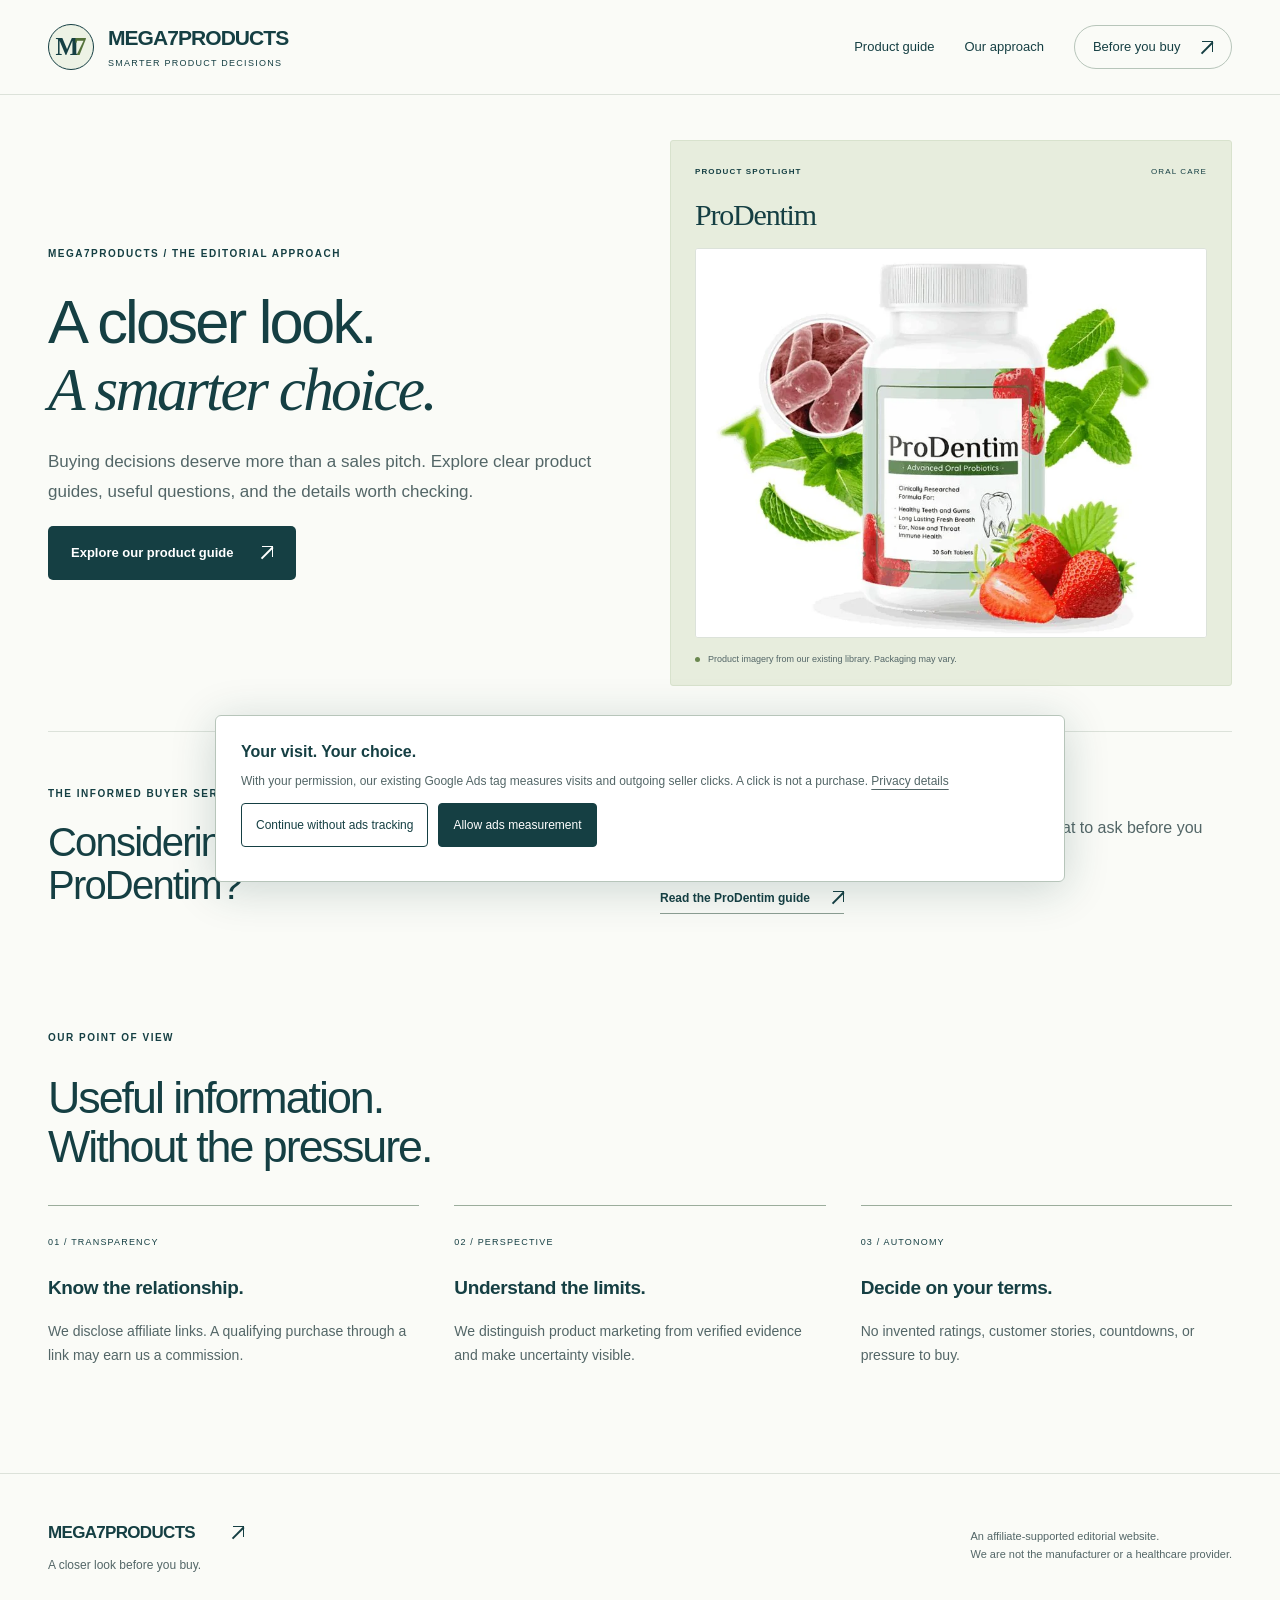
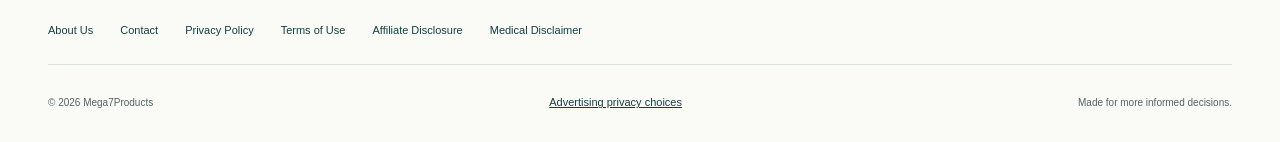
<file: index.html>
<!DOCTYPE html>

<html lang="en-US">
<head>
<meta charset="utf-8">
<meta name="viewport" content="width=device-width, initial-scale=1">
<title>Smarter Product Decisions | Mega7Products
</title>
<meta name="description" content="Mega7Products helps you take a closer look before you buy with transparent product guides and practical buying checklists.">
<link rel="canonical" href="https://mega7products.com/">
<meta name="robots" content="index, follow">
<meta property="og:type" content="website">
<meta property="og:title" content="Smarter Product Decisions | Mega7Products">
<meta property="og:description" content="Mega7Products helps you take a closer look before you buy with transparent product guides and practical buying checklists.">
<meta property="og:url" content="https://mega7products.com/">
<meta property="og:locale" content="en_US">
<meta property="og:image" content="https://mega7products.com/assets/social-card.png">
<meta property="og:image:alt" content="Mega7Products — A closer look before you buy">
<link rel="icon" href="/assets/favicon.svg" type="image/svg+xml">
<link rel="stylesheet" href="/assets/site.css">
<link rel="stylesheet" href="/assets/hero.css">
<script src="/assets/site.js" defer>
</script>
</head>
<body><a class="skip" href="#main">Skip to content</a>
<header class="site-header">
<div class="wrap header-row"><a href="/" class="brand" aria-label="Mega7Products home"><span class="brand-symbol" aria-hidden="true">M<span>7</span></span><span>MEGA7<span class="brand-light">PRODUCTS</span><small>SMARTER PRODUCT DECISIONS</small></span></a>
<nav aria-label="Main navigation"><a href="/prodentim/">Product guide</a><a href="/about/">Our approach</a><a href="/prodentim/#checklist" class="nav-pill">Before you buy <span aria-hidden="true" class="arrow"></span></a>
</nav>
</div>
</header>
<main id="main">
<section class="home-hero wrap"><div class="home-hero-copy">
<p class="eyebrow">MEGA7PRODUCTS / THE EDITORIAL APPROACH
</p>
<h1>A closer look.<br><em>A smarter choice.</em>
</h1>
<p class="lead">Buying decisions deserve more than a sales pitch. Explore clear product guides, useful questions, and the details worth checking.
</p><a class="button" href="/prodentim/">Explore our product guide <span aria-hidden="true" class="arrow"></span></a>
</div>
<figure class="product-showcase">
  <div class="product-showcase-top"><span>PRODUCT SPOTLIGHT</span><span class="product-category">ORAL CARE</span></div>
  <div class="product-wordmark">ProDentim<span>A closer look before you buy.</span></div>
  <div class="product-image-stage"><picture><source srcset="/assets/prodentim-product.webp" type="image/webp"><img src="/assets/prodentim-product.jpg" width="815" height="621" alt="ProDentim bottle pictured with mint leaves and strawberries" fetchpriority="high" decoding="async"></picture></div>
  <figcaption><span class="product-caption-dot" aria-hidden="true"></span>Product imagery from our existing library. Packaging may vary.</figcaption>
</figure>
</section>
<section class="wrap home-feature">
<div class="feature-copy">
<p class="eyebrow">THE INFORMED BUYER SERIES · 01
</p>
<h2>Considering<br>ProDentim?
</h2>
<p>Start with what to know, what remains unverified, and what to ask before you buy.
</p><a class="quiet-link" href="/prodentim/">Read the ProDentim guide <span aria-hidden="true" class="arrow"></span></a>
</div>
</section>
<section class="wrap home-values">
<p class="eyebrow">OUR POINT OF VIEW
</p>
<h2>Useful information.<br>Without the pressure.
</h2>
<div class="value-grid">
<article><span>01 / TRANSPARENCY</span>
<h3>Know the relationship.
</h3>
<p>We disclose affiliate links. A qualifying purchase through a link may earn us a commission.
</p>
</article>
<article><span>02 / PERSPECTIVE</span>
<h3>Understand the limits.
</h3>
<p>We distinguish product marketing from verified evidence and make uncertainty visible.
</p>
</article>
<article><span>03 / AUTONOMY</span>
<h3>Decide on your terms.
</h3>
<p>No invented ratings, customer stories, countdowns, or pressure to buy.
</p>
</article>
</div>
</section>
</main>
<footer class="footer">
<div class="wrap">
<div class="footer-top">
<div><a class="footer-brand" href="/">MEGA7PRODUCTS<span aria-hidden="true" class="arrow"></span></a>
<p>A closer look before you buy.
</p>
</div>
<p class="footer-note">An affiliate-supported editorial website.<br>We are not the manufacturer or a healthcare provider.
</p>
</div>
<nav aria-label="Footer navigation"><a href="/about/">About Us</a><a href="/contact/">Contact</a><a href="/privacy/">Privacy Policy</a><a href="/terms/">Terms of Use</a><a href="/affiliate-disclosure/">Affiliate Disclosure</a><a href="/medical-disclaimer/">Medical Disclaimer</a>
</nav>
<div class="footer-bottom"><span>© 2026 Mega7Products</span>
<button type="button" class="text-button" id="privacy-settings">Advertising privacy choices
</button><span>Made for more informed decisions.</span>
</div>
</div>
</footer>
<aside class="consent" id="consent" aria-label="Advertising privacy choices" hidden>
<div><strong>Your visit. Your choice.</strong>
<p>With your permission, our existing Google Ads tag measures visits and outgoing seller clicks. A click is not a purchase. <a href="/privacy/">Privacy details</a>
</p>
</div>
<div class="consent-actions">
<button type="button" id="decline-ads">Continue without ads tracking
</button>
<button type="button" id="accept-ads">Allow ads measurement
</button>
</div>
<p id="consent-status" role="status">
</p>
</aside>
</body>
</html>
</file>
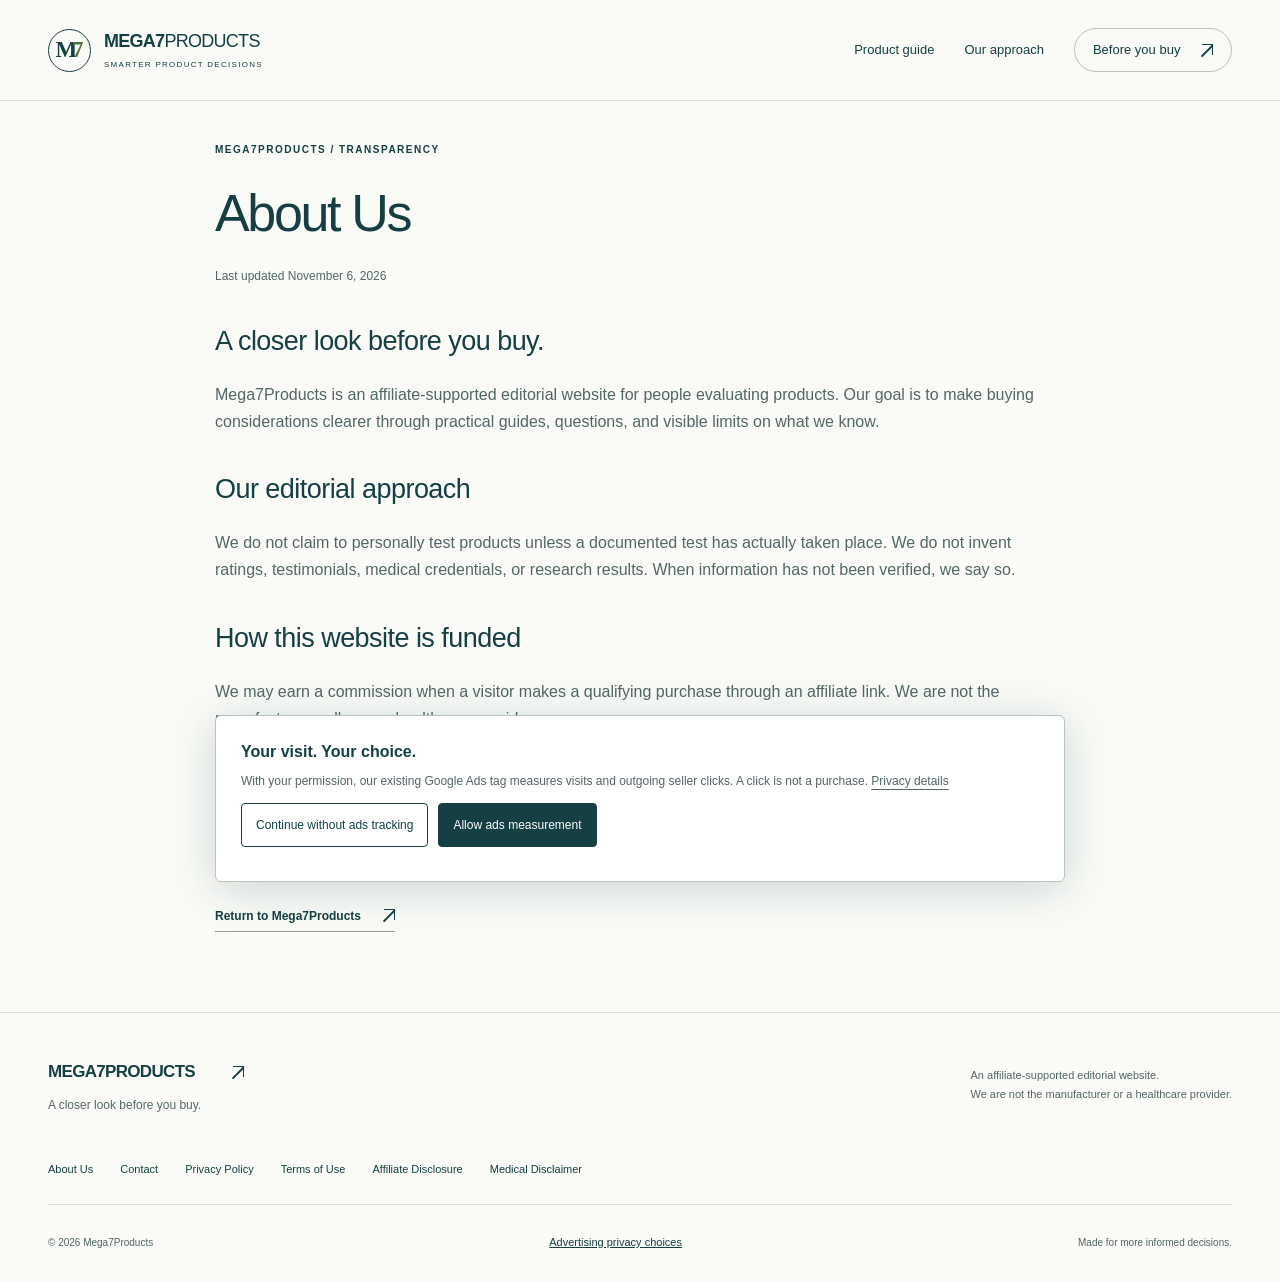
<file: about/index.html>
<!DOCTYPE html>

<html lang="en-US">
<head>
<meta charset="utf-8">
<meta name="viewport" content="width=device-width, initial-scale=1">
<title>About Us | Mega7Products
</title>
<meta name="description" content="About Us for Mega7Products. Information about this website and how to contact Mega7Products.">
<link rel="canonical" href="https://mega7products.com/about/">
<meta name="robots" content="index, follow">
<meta property="og:type" content="website">
<meta property="og:title" content="About Us | Mega7Products">
<meta property="og:description" content="About Us for Mega7Products. Information about this website and how to contact Mega7Products.">
<meta property="og:url" content="https://mega7products.com/about/">
<meta property="og:locale" content="en_US">
<meta property="og:image" content="https://mega7products.com/assets/social-card.png">
<meta property="og:image:alt" content="Mega7Products — A closer look before you buy">
<link rel="icon" href="/assets/favicon.svg" type="image/svg+xml">
<link rel="stylesheet" href="/assets/site.css">
<script src="/assets/site.js" defer>
</script>
</head>
<body><a class="skip" href="#main">Skip to content</a>
<header class="site-header">
<div class="wrap header-row"><a href="/" class="brand" aria-label="Mega7Products home"><span class="brand-symbol" aria-hidden="true">M<span>7</span></span><span>MEGA7<span class="brand-light">PRODUCTS</span><small>SMARTER PRODUCT DECISIONS</small></span></a>
<nav aria-label="Main navigation"><a href="/prodentim/">Product guide</a><a href="/about/">Our approach</a><a href="/prodentim/#checklist" class="nav-pill">Before you buy <span aria-hidden="true" class="arrow"></span></a>
</nav>
</div>
</header>
<main id="main" class="wrap legal">
<p class="eyebrow">MEGA7PRODUCTS / TRANSPARENCY
</p>
<h1>About Us
</h1>
<p class="small">Last updated November 6, 2026
</p>
<h2>A closer look before you buy.
</h2>
<p>Mega7Products is an affiliate-supported editorial website for people evaluating products. Our goal is to make buying considerations clearer through practical guides, questions, and visible limits on what we know.
</p>
<h2>Our editorial approach
</h2>
<p>We do not claim to personally test products unless a documented test has actually taken place. We do not invent ratings, testimonials, medical credentials, or research results. When information has not been verified, we say so.
</p>
<h2>How this website is funded
</h2>
<p>We may earn a commission when a visitor makes a qualifying purchase through an affiliate link. We are not the manufacturer, seller, or a healthcare provider.
</p>
<h2>Operator information
</h2>
<p>This website is presented under the Mega7Products name. For editorial questions or corrections, contact <a href="mailto:mega7products2@gmail.com">mega7products2@gmail.com</a>.
</p><a class="quiet-link" href="/">Return to Mega7Products <span aria-hidden="true" class="arrow"></span></a>
</main>
<footer class="footer">
<div class="wrap">
<div class="footer-top">
<div><a class="footer-brand" href="/">MEGA7PRODUCTS<span aria-hidden="true" class="arrow"></span></a>
<p>A closer look before you buy.
</p>
</div>
<p class="footer-note">An affiliate-supported editorial website.<br>We are not the manufacturer or a healthcare provider.
</p>
</div>
<nav aria-label="Footer navigation"><a href="/about/">About Us</a><a href="/contact/">Contact</a><a href="/privacy/">Privacy Policy</a><a href="/terms/">Terms of Use</a><a href="/affiliate-disclosure/">Affiliate Disclosure</a><a href="/medical-disclaimer/">Medical Disclaimer</a>
</nav>
<div class="footer-bottom"><span>© 2026 Mega7Products</span>
<button type="button" class="text-button" id="privacy-settings">Advertising privacy choices
</button><span>Made for more informed decisions.</span>
</div>
</div>
</footer>
<aside class="consent" id="consent" aria-label="Advertising privacy choices" hidden>
<div><strong>Your visit. Your choice.</strong>
<p>With your permission, our existing Google Ads tag measures visits and outgoing seller clicks. A click is not a purchase. <a href="/privacy/">Privacy details</a>
</p>
</div>
<div class="consent-actions">
<button type="button" id="decline-ads">Continue without ads tracking
</button>
<button type="button" id="accept-ads">Allow ads measurement
</button>
</div>
<p id="consent-status" role="status">
</p>
</aside>
</body>
</html>
</file>
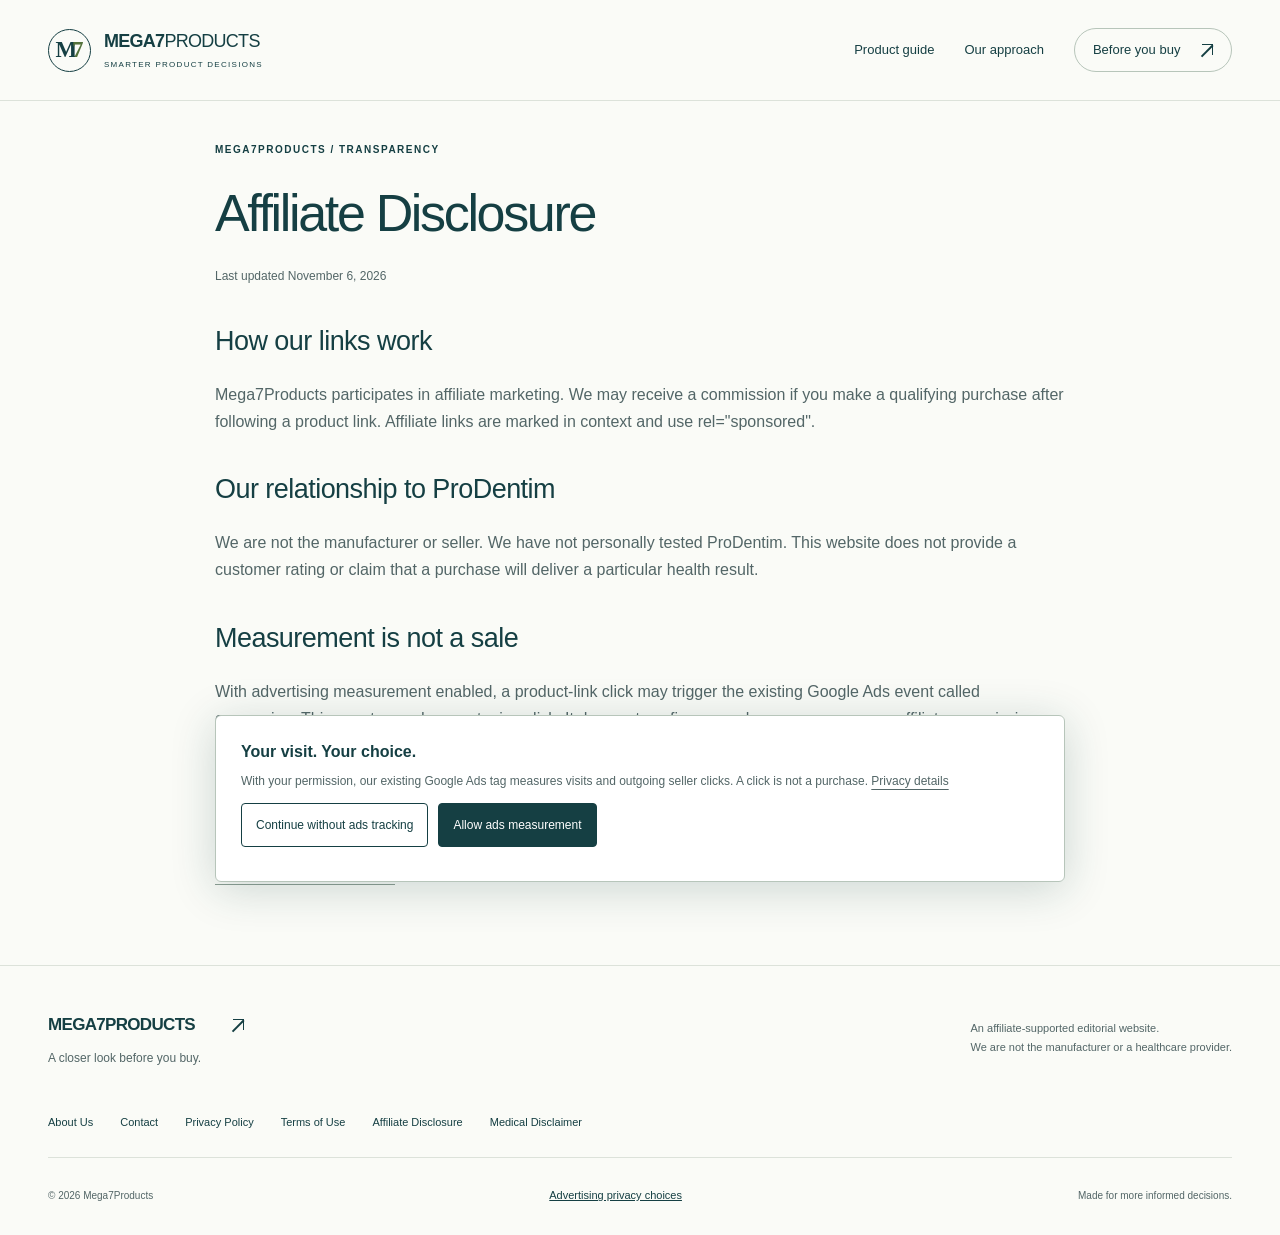
<file: affiliate-disclosure/index.html>
<!DOCTYPE html>

<html lang="en-US">
<head>
<meta charset="utf-8">
<meta name="viewport" content="width=device-width, initial-scale=1">
<title>Affiliate Disclosure | Mega7Products
</title>
<meta name="description" content="Affiliate Disclosure for Mega7Products. Information about this website and how to contact Mega7Products.">
<link rel="canonical" href="https://mega7products.com/affiliate-disclosure/">
<meta name="robots" content="index, follow">
<meta property="og:type" content="website">
<meta property="og:title" content="Affiliate Disclosure | Mega7Products">
<meta property="og:description" content="Affiliate Disclosure for Mega7Products. Information about this website and how to contact Mega7Products.">
<meta property="og:url" content="https://mega7products.com/affiliate-disclosure/">
<meta property="og:locale" content="en_US">
<meta property="og:image" content="https://mega7products.com/assets/social-card.png">
<meta property="og:image:alt" content="Mega7Products — A closer look before you buy">
<link rel="icon" href="/assets/favicon.svg" type="image/svg+xml">
<link rel="stylesheet" href="/assets/site.css">
<script src="/assets/site.js" defer>
</script>
</head>
<body><a class="skip" href="#main">Skip to content</a>
<header class="site-header">
<div class="wrap header-row"><a href="/" class="brand" aria-label="Mega7Products home"><span class="brand-symbol" aria-hidden="true">M<span>7</span></span><span>MEGA7<span class="brand-light">PRODUCTS</span><small>SMARTER PRODUCT DECISIONS</small></span></a>
<nav aria-label="Main navigation"><a href="/prodentim/">Product guide</a><a href="/about/">Our approach</a><a href="/prodentim/#checklist" class="nav-pill">Before you buy <span aria-hidden="true" class="arrow"></span></a>
</nav>
</div>
</header>
<main id="main" class="wrap legal">
<p class="eyebrow">MEGA7PRODUCTS / TRANSPARENCY
</p>
<h1>Affiliate Disclosure
</h1>
<p class="small">Last updated November 6, 2026
</p>
<h2>How our links work
</h2>
<p>Mega7Products participates in affiliate marketing. We may receive a commission if you make a qualifying purchase after following a product link. Affiliate links are marked in context and use rel="sponsored".
</p>
<h2>Our relationship to ProDentim
</h2>
<p>We are not the manufacturer or seller. We have not personally tested ProDentim. This website does not provide a customer rating or claim that a purchase will deliver a particular health result.
</p>
<h2>Measurement is not a sale
</h2>
<p>With advertising measurement enabled, a product-link click may trigger the existing Google Ads event called conversion. This event records an outgoing click. It does not confirm a purchase, revenue, or an affiliate commission.
</p>
<p>Mega7Products provides the information on this website. Our ProDentim product links use the affiliate destination identified on this page. The seller’s current offer, checkout terms, and any applicable affiliate-platform terms govern purchases and referral eligibility. Contact <a href="mailto:mega7products2@gmail.com">mega7products2@gmail.com</a> with questions about our disclosure.
</p><a class="quiet-link" href="/">Return to Mega7Products <span aria-hidden="true" class="arrow"></span></a>
</main>
<footer class="footer">
<div class="wrap">
<div class="footer-top">
<div><a class="footer-brand" href="/">MEGA7PRODUCTS<span aria-hidden="true" class="arrow"></span></a>
<p>A closer look before you buy.
</p>
</div>
<p class="footer-note">An affiliate-supported editorial website.<br>We are not the manufacturer or a healthcare provider.
</p>
</div>
<nav aria-label="Footer navigation"><a href="/about/">About Us</a><a href="/contact/">Contact</a><a href="/privacy/">Privacy Policy</a><a href="/terms/">Terms of Use</a><a href="/affiliate-disclosure/">Affiliate Disclosure</a><a href="/medical-disclaimer/">Medical Disclaimer</a>
</nav>
<div class="footer-bottom"><span>© 2026 Mega7Products</span>
<button type="button" class="text-button" id="privacy-settings">Advertising privacy choices
</button><span>Made for more informed decisions.</span>
</div>
</div>
</footer>
<aside class="consent" id="consent" aria-label="Advertising privacy choices" hidden>
<div><strong>Your visit. Your choice.</strong>
<p>With your permission, our existing Google Ads tag measures visits and outgoing seller clicks. A click is not a purchase. <a href="/privacy/">Privacy details</a>
</p>
</div>
<div class="consent-actions">
<button type="button" id="decline-ads">Continue without ads tracking
</button>
<button type="button" id="accept-ads">Allow ads measurement
</button>
</div>
<p id="consent-status" role="status">
</p>
</aside>
</body>
</html>
</file>
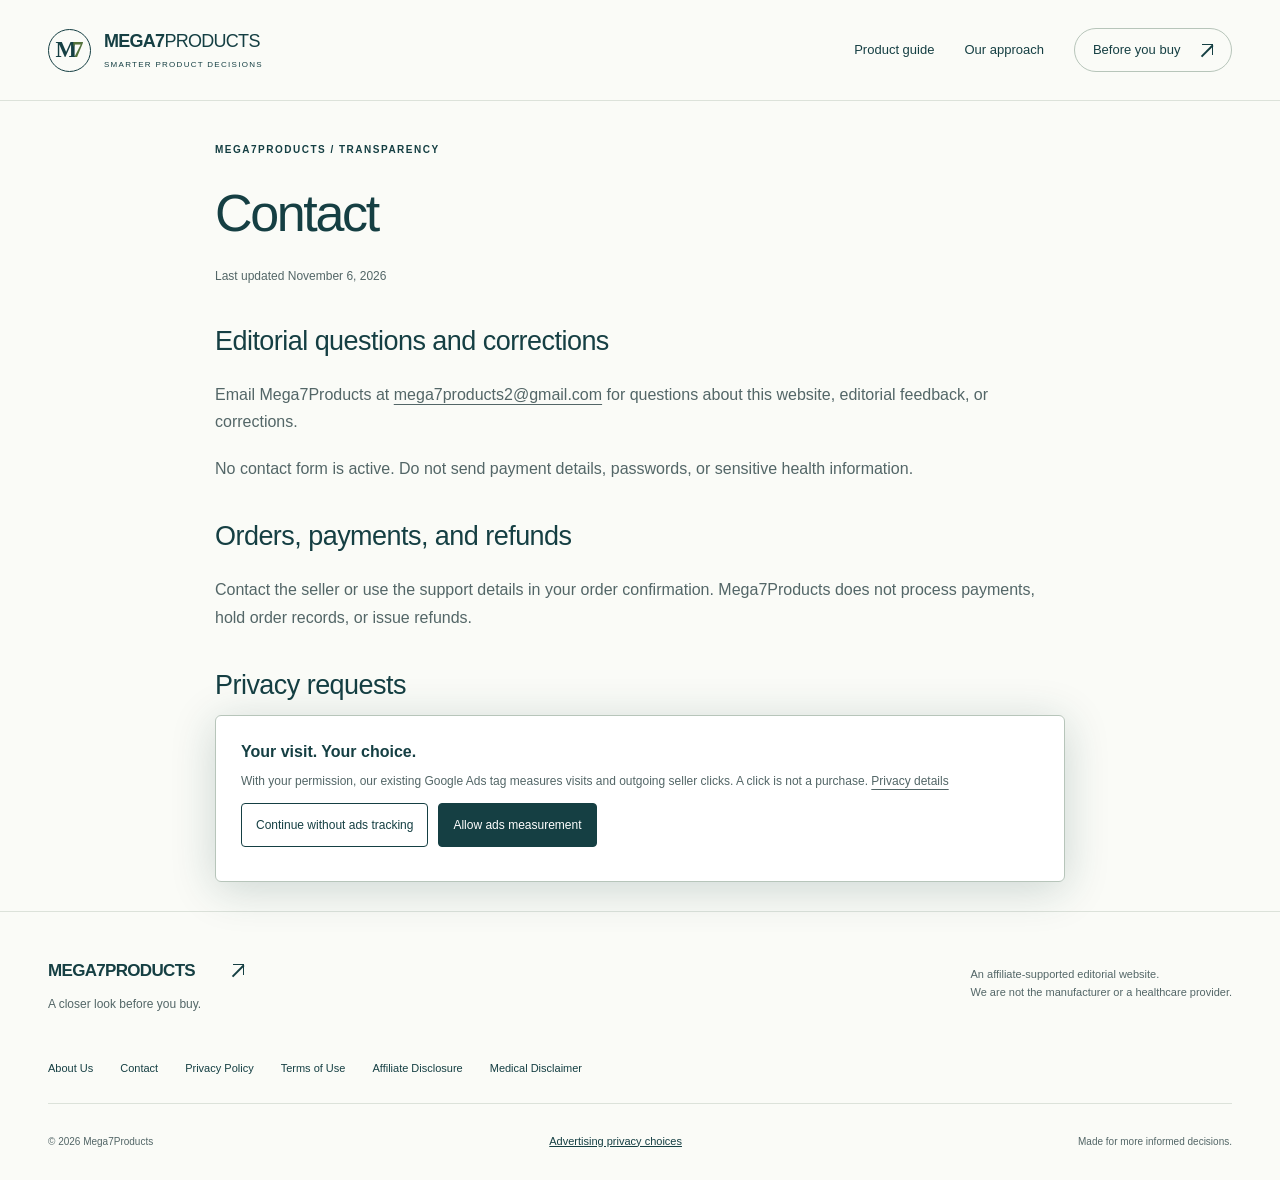
<file: contact/index.html>
<!DOCTYPE html>

<html lang="en-US">
<head>
<meta charset="utf-8">
<meta name="viewport" content="width=device-width, initial-scale=1">
<title>Contact | Mega7Products
</title>
<meta name="description" content="Contact for Mega7Products. Information about this website and how to contact Mega7Products.">
<link rel="canonical" href="https://mega7products.com/contact/">
<meta name="robots" content="index, follow">
<meta property="og:type" content="website">
<meta property="og:title" content="Contact | Mega7Products">
<meta property="og:description" content="Contact for Mega7Products. Information about this website and how to contact Mega7Products.">
<meta property="og:url" content="https://mega7products.com/contact/">
<meta property="og:locale" content="en_US">
<meta property="og:image" content="https://mega7products.com/assets/social-card.png">
<meta property="og:image:alt" content="Mega7Products — A closer look before you buy">
<link rel="icon" href="/assets/favicon.svg" type="image/svg+xml">
<link rel="stylesheet" href="/assets/site.css">
<script src="/assets/site.js" defer>
</script>
</head>
<body><a class="skip" href="#main">Skip to content</a>
<header class="site-header">
<div class="wrap header-row"><a href="/" class="brand" aria-label="Mega7Products home"><span class="brand-symbol" aria-hidden="true">M<span>7</span></span><span>MEGA7<span class="brand-light">PRODUCTS</span><small>SMARTER PRODUCT DECISIONS</small></span></a>
<nav aria-label="Main navigation"><a href="/prodentim/">Product guide</a><a href="/about/">Our approach</a><a href="/prodentim/#checklist" class="nav-pill">Before you buy <span aria-hidden="true" class="arrow"></span></a>
</nav>
</div>
</header>
<main id="main" class="wrap legal">
<p class="eyebrow">MEGA7PRODUCTS / TRANSPARENCY
</p>
<h1>Contact
</h1>
<p class="small">Last updated November 6, 2026
</p>
<h2>Editorial questions and corrections
</h2>
<p>Email Mega7Products at <a href="mailto:mega7products2@gmail.com">mega7products2@gmail.com</a> for questions about this website, editorial feedback, or corrections.
</p>
<p>No contact form is active. Do not send payment details, passwords, or sensitive health information.
</p>
<h2>Orders, payments, and refunds
</h2>
<p>Contact the seller or use the support details in your order confirmation. Mega7Products does not process payments, hold order records, or issue refunds.
</p>
<h2>Privacy requests
</h2>
<p>Contact Mega7Products at <a href="mailto:mega7products2@gmail.com">mega7products2@gmail.com</a> with the subject “Privacy request.” Describe your request without including sensitive health or payment information.
</p><a class="quiet-link" href="/">Return to Mega7Products <span aria-hidden="true" class="arrow"></span></a>
</main>
<footer class="footer">
<div class="wrap">
<div class="footer-top">
<div><a class="footer-brand" href="/">MEGA7PRODUCTS<span aria-hidden="true" class="arrow"></span></a>
<p>A closer look before you buy.
</p>
</div>
<p class="footer-note">An affiliate-supported editorial website.<br>We are not the manufacturer or a healthcare provider.
</p>
</div>
<nav aria-label="Footer navigation"><a href="/about/">About Us</a><a href="/contact/">Contact</a><a href="/privacy/">Privacy Policy</a><a href="/terms/">Terms of Use</a><a href="/affiliate-disclosure/">Affiliate Disclosure</a><a href="/medical-disclaimer/">Medical Disclaimer</a>
</nav>
<div class="footer-bottom"><span>© 2026 Mega7Products</span>
<button type="button" class="text-button" id="privacy-settings">Advertising privacy choices
</button><span>Made for more informed decisions.</span>
</div>
</div>
</footer>
<aside class="consent" id="consent" aria-label="Advertising privacy choices" hidden>
<div><strong>Your visit. Your choice.</strong>
<p>With your permission, our existing Google Ads tag measures visits and outgoing seller clicks. A click is not a purchase. <a href="/privacy/">Privacy details</a>
</p>
</div>
<div class="consent-actions">
<button type="button" id="decline-ads">Continue without ads tracking
</button>
<button type="button" id="accept-ads">Allow ads measurement
</button>
</div>
<p id="consent-status" role="status">
</p>
</aside>
</body>
</html>
</file>
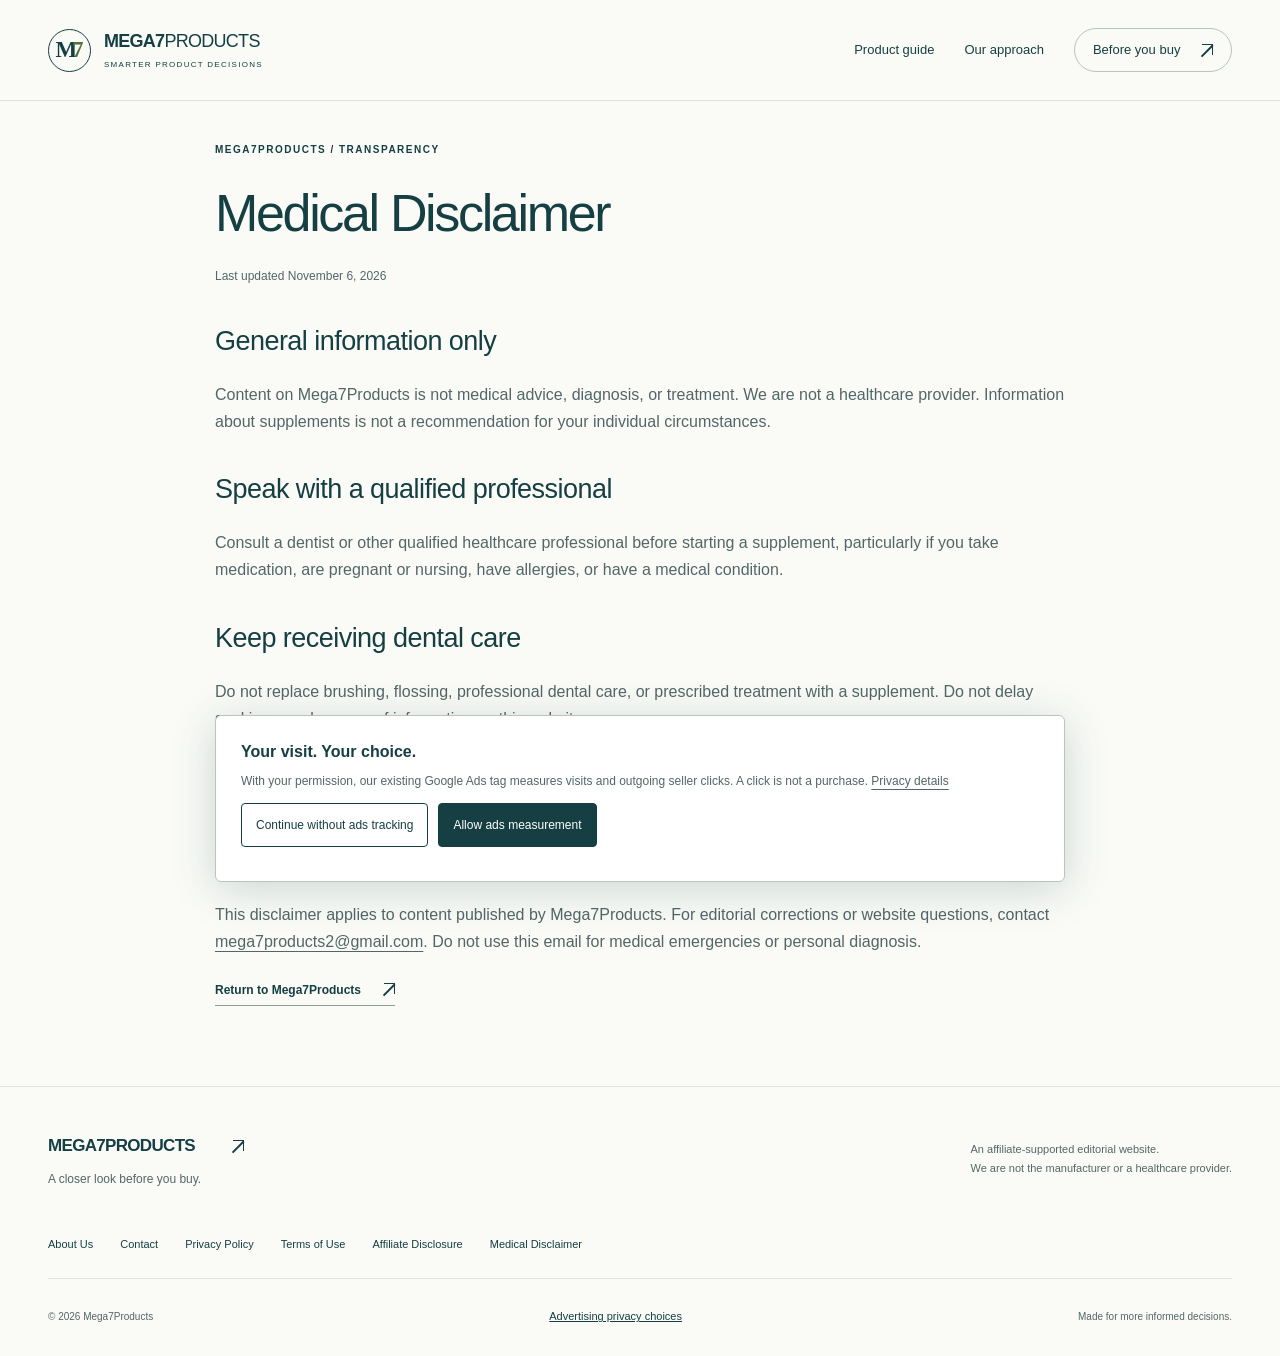
<file: medical-disclaimer/index.html>
<!DOCTYPE html>

<html lang="en-US">
<head>
<meta charset="utf-8">
<meta name="viewport" content="width=device-width, initial-scale=1">
<title>Medical Disclaimer | Mega7Products
</title>
<meta name="description" content="Medical Disclaimer for Mega7Products. Information about this website and how to contact Mega7Products.">
<link rel="canonical" href="https://mega7products.com/medical-disclaimer/">
<meta name="robots" content="index, follow">
<meta property="og:type" content="website">
<meta property="og:title" content="Medical Disclaimer | Mega7Products">
<meta property="og:description" content="Medical Disclaimer for Mega7Products. Information about this website and how to contact Mega7Products.">
<meta property="og:url" content="https://mega7products.com/medical-disclaimer/">
<meta property="og:locale" content="en_US">
<meta property="og:image" content="https://mega7products.com/assets/social-card.png">
<meta property="og:image:alt" content="Mega7Products — A closer look before you buy">
<link rel="icon" href="/assets/favicon.svg" type="image/svg+xml">
<link rel="stylesheet" href="/assets/site.css">
<script src="/assets/site.js" defer>
</script>
</head>
<body><a class="skip" href="#main">Skip to content</a>
<header class="site-header">
<div class="wrap header-row"><a href="/" class="brand" aria-label="Mega7Products home"><span class="brand-symbol" aria-hidden="true">M<span>7</span></span><span>MEGA7<span class="brand-light">PRODUCTS</span><small>SMARTER PRODUCT DECISIONS</small></span></a>
<nav aria-label="Main navigation"><a href="/prodentim/">Product guide</a><a href="/about/">Our approach</a><a href="/prodentim/#checklist" class="nav-pill">Before you buy <span aria-hidden="true" class="arrow"></span></a>
</nav>
</div>
</header>
<main id="main" class="wrap legal">
<p class="eyebrow">MEGA7PRODUCTS / TRANSPARENCY
</p>
<h1>Medical Disclaimer
</h1>
<p class="small">Last updated November 6, 2026
</p>
<h2>General information only
</h2>
<p>Content on Mega7Products is not medical advice, diagnosis, or treatment. We are not a healthcare provider. Information about supplements is not a recommendation for your individual circumstances.
</p>
<h2>Speak with a qualified professional
</h2>
<p>Consult a dentist or other qualified healthcare professional before starting a supplement, particularly if you take medication, are pregnant or nursing, have allergies, or have a medical condition.
</p>
<h2>Keep receiving dental care
</h2>
<p>Do not replace brushing, flossing, professional dental care, or prescribed treatment with a supplement. Do not delay seeking care because of information on this website.
</p>
<h2>No promised outcome
</h2>
<p>We make no claim that ProDentim diagnoses, treats, cures, or prevents disease. General research about probiotics does not establish that this finished product provides a particular benefit.
</p>
<p>This disclaimer applies to content published by Mega7Products. For editorial corrections or website questions, contact <a href="mailto:mega7products2@gmail.com">mega7products2@gmail.com</a>. Do not use this email for medical emergencies or personal diagnosis.
</p><a class="quiet-link" href="/">Return to Mega7Products <span aria-hidden="true" class="arrow"></span></a>
</main>
<footer class="footer">
<div class="wrap">
<div class="footer-top">
<div><a class="footer-brand" href="/">MEGA7PRODUCTS<span aria-hidden="true" class="arrow"></span></a>
<p>A closer look before you buy.
</p>
</div>
<p class="footer-note">An affiliate-supported editorial website.<br>We are not the manufacturer or a healthcare provider.
</p>
</div>
<nav aria-label="Footer navigation"><a href="/about/">About Us</a><a href="/contact/">Contact</a><a href="/privacy/">Privacy Policy</a><a href="/terms/">Terms of Use</a><a href="/affiliate-disclosure/">Affiliate Disclosure</a><a href="/medical-disclaimer/">Medical Disclaimer</a>
</nav>
<div class="footer-bottom"><span>© 2026 Mega7Products</span>
<button type="button" class="text-button" id="privacy-settings">Advertising privacy choices
</button><span>Made for more informed decisions.</span>
</div>
</div>
</footer>
<aside class="consent" id="consent" aria-label="Advertising privacy choices" hidden>
<div><strong>Your visit. Your choice.</strong>
<p>With your permission, our existing Google Ads tag measures visits and outgoing seller clicks. A click is not a purchase. <a href="/privacy/">Privacy details</a>
</p>
</div>
<div class="consent-actions">
<button type="button" id="decline-ads">Continue without ads tracking
</button>
<button type="button" id="accept-ads">Allow ads measurement
</button>
</div>
<p id="consent-status" role="status">
</p>
</aside>
</body>
</html>
</file>
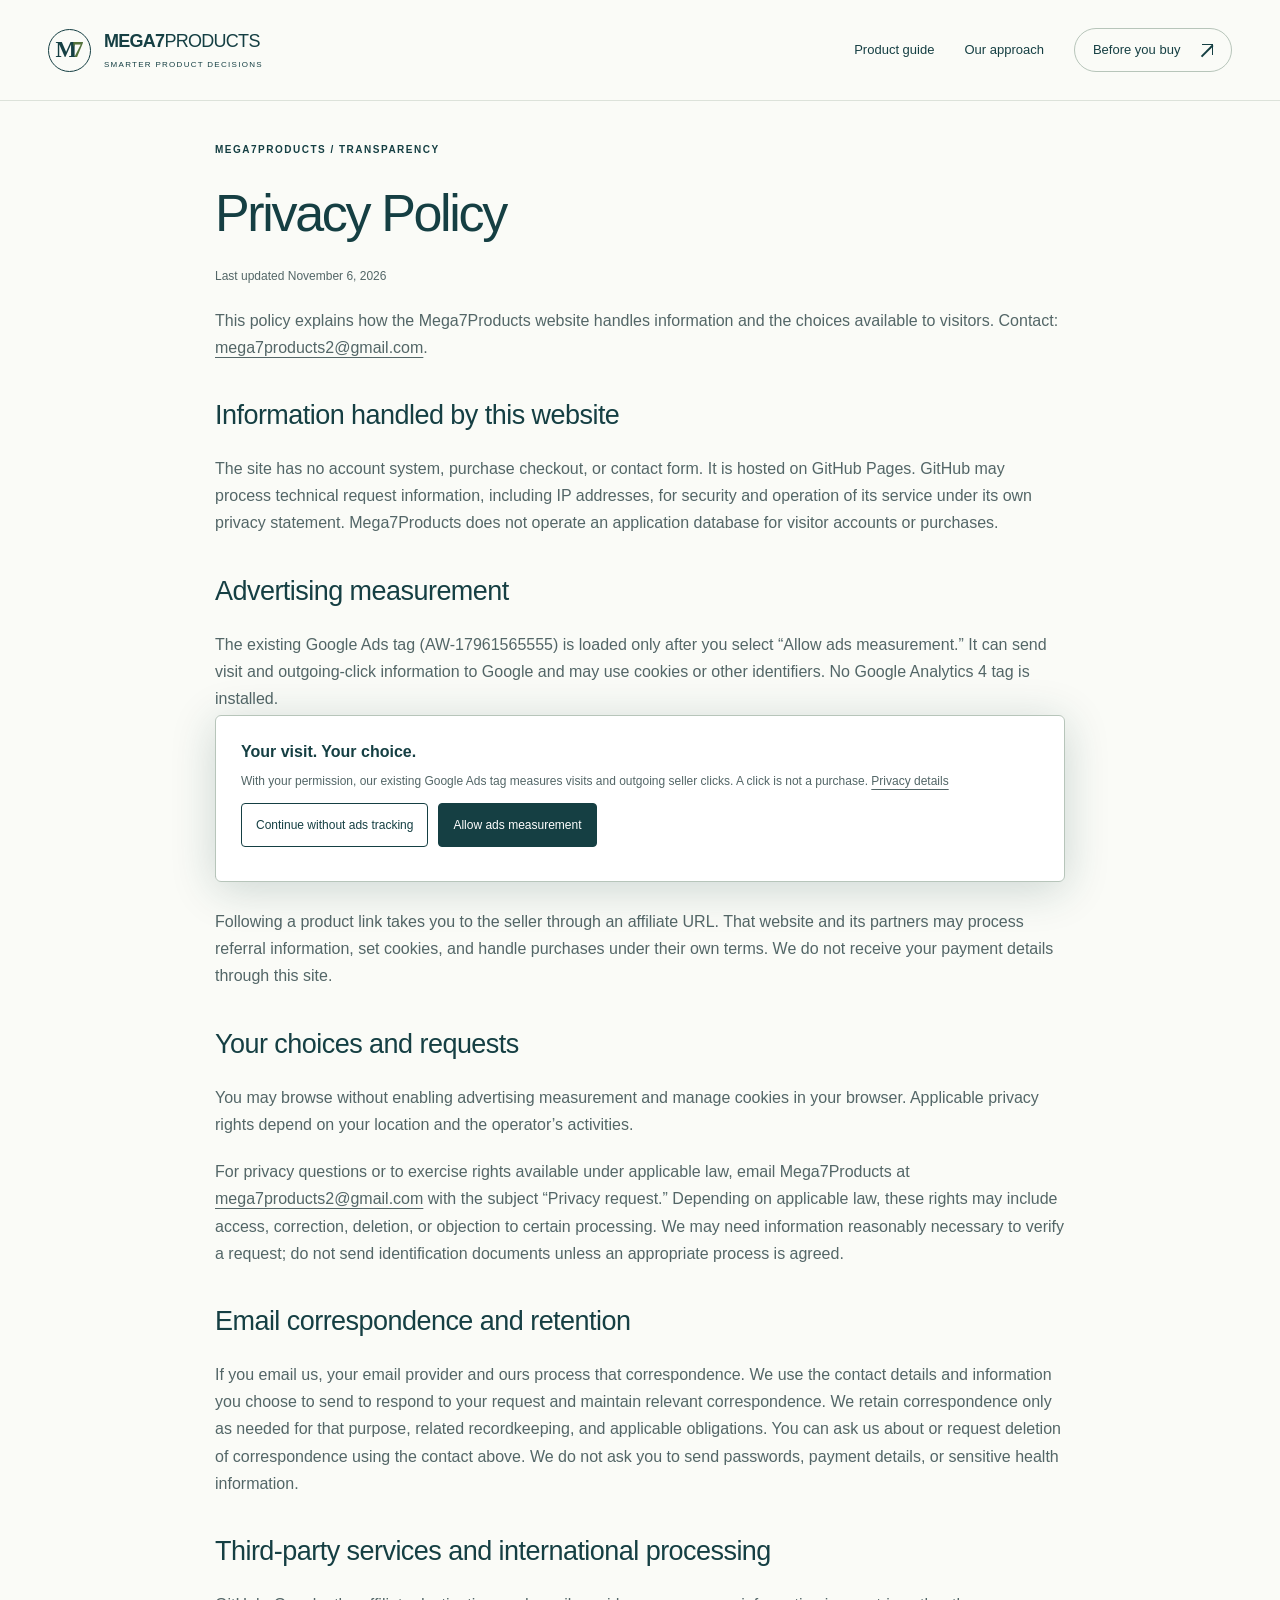
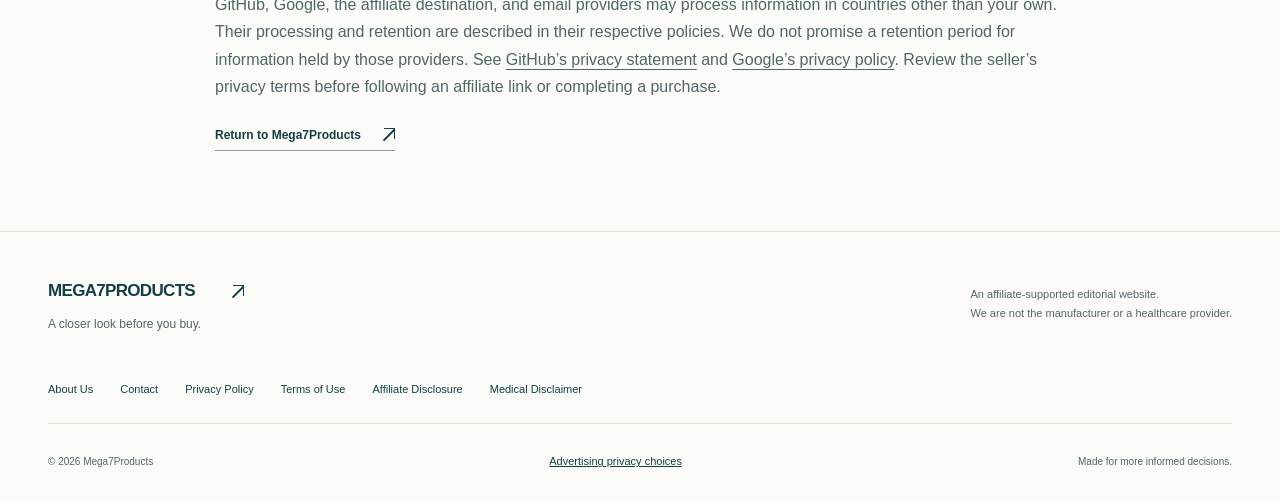
<file: privacy/index.html>
<!DOCTYPE html>

<html lang="en-US">
<head>
<meta charset="utf-8">
<meta name="viewport" content="width=device-width, initial-scale=1">
<title>Privacy Policy | Mega7Products
</title>
<meta name="description" content="Privacy Policy for Mega7Products. Information about this website and how to contact Mega7Products.">
<link rel="canonical" href="https://mega7products.com/privacy/">
<meta name="robots" content="index, follow">
<meta property="og:type" content="website">
<meta property="og:title" content="Privacy Policy | Mega7Products">
<meta property="og:description" content="Privacy Policy for Mega7Products. Information about this website and how to contact Mega7Products.">
<meta property="og:url" content="https://mega7products.com/privacy/">
<meta property="og:locale" content="en_US">
<meta property="og:image" content="https://mega7products.com/assets/social-card.png">
<meta property="og:image:alt" content="Mega7Products — A closer look before you buy">
<link rel="icon" href="/assets/favicon.svg" type="image/svg+xml">
<link rel="stylesheet" href="/assets/site.css">
<script src="/assets/site.js" defer>
</script>
</head>
<body><a class="skip" href="#main">Skip to content</a>
<header class="site-header">
<div class="wrap header-row"><a href="/" class="brand" aria-label="Mega7Products home"><span class="brand-symbol" aria-hidden="true">M<span>7</span></span><span>MEGA7<span class="brand-light">PRODUCTS</span><small>SMARTER PRODUCT DECISIONS</small></span></a>
<nav aria-label="Main navigation"><a href="/prodentim/">Product guide</a><a href="/about/">Our approach</a><a href="/prodentim/#checklist" class="nav-pill">Before you buy <span aria-hidden="true" class="arrow"></span></a>
</nav>
</div>
</header>
<main id="main" class="wrap legal">
<p class="eyebrow">MEGA7PRODUCTS / TRANSPARENCY
</p>
<h1>Privacy Policy
</h1>
<p class="small">Last updated November 6, 2026
</p>
<p>This policy explains how the Mega7Products website handles information and the choices available to visitors. Contact: <a href="mailto:mega7products2@gmail.com">mega7products2@gmail.com</a>.
</p>
<h2>Information handled by this website
</h2>
<p>The site has no account system, purchase checkout, or contact form. It is hosted on GitHub Pages. GitHub may process technical request information, including IP addresses, for security and operation of its service under its own privacy statement. Mega7Products does not operate an application database for visitor accounts or purchases.
</p>
<h2>Advertising measurement
</h2>
<p>The existing Google Ads tag (AW-17961565555) is loaded only after you select “Allow ads measurement.” It can send visit and outgoing-click information to Google and may use cookies or other identifiers. No Google Analytics 4 tag is installed.
</p>
<p>Your choice is stored locally in your browser as mega7-ads-choice-v1. You can reopen Advertising privacy choices in the footer. Declining future measurement reloads the page to stop the loaded tag; it does not erase information already sent or cookies already set by third parties.
</p>
<h2>Affiliate links and external websites
</h2>
<p>Following a product link takes you to the seller through an affiliate URL. That website and its partners may process referral information, set cookies, and handle purchases under their own terms. We do not receive your payment details through this site.
</p>
<h2>Your choices and requests
</h2>
<p>You may browse without enabling advertising measurement and manage cookies in your browser. Applicable privacy rights depend on your location and the operator’s activities.
</p>
<p>For privacy questions or to exercise rights available under applicable law, email Mega7Products at <a href="mailto:mega7products2@gmail.com">mega7products2@gmail.com</a> with the subject “Privacy request.” Depending on applicable law, these rights may include access, correction, deletion, or objection to certain processing. We may need information reasonably necessary to verify a request; do not send identification documents unless an appropriate process is agreed.
</p><h2>Email correspondence and retention</h2>
<p>If you email us, your email provider and ours process that correspondence. We use the contact details and information you choose to send to respond to your request and maintain relevant correspondence. We retain correspondence only as needed for that purpose, related recordkeeping, and applicable obligations. You can ask us about or request deletion of correspondence using the contact above. We do not ask you to send passwords, payment details, or sensitive health information.</p>
<h2>Third-party services and international processing</h2>
<p>GitHub, Google, the affiliate destination, and email providers may process information in countries other than your own. Their processing and retention are described in their respective policies. We do not promise a retention period for information held by those providers. See <a href="https://docs.github.com/en/site-policy/privacy-policies/github-general-privacy-statement">GitHub’s privacy statement</a> and <a href="https://policies.google.com/privacy">Google’s privacy policy</a>. Review the seller’s privacy terms before following an affiliate link or completing a purchase.</p>
<a class="quiet-link" href="/">Return to Mega7Products <span aria-hidden="true" class="arrow"></span></a>
</main>
<footer class="footer">
<div class="wrap">
<div class="footer-top">
<div><a class="footer-brand" href="/">MEGA7PRODUCTS<span aria-hidden="true" class="arrow"></span></a>
<p>A closer look before you buy.
</p>
</div>
<p class="footer-note">An affiliate-supported editorial website.<br>We are not the manufacturer or a healthcare provider.
</p>
</div>
<nav aria-label="Footer navigation"><a href="/about/">About Us</a><a href="/contact/">Contact</a><a href="/privacy/">Privacy Policy</a><a href="/terms/">Terms of Use</a><a href="/affiliate-disclosure/">Affiliate Disclosure</a><a href="/medical-disclaimer/">Medical Disclaimer</a>
</nav>
<div class="footer-bottom"><span>© 2026 Mega7Products</span>
<button type="button" class="text-button" id="privacy-settings">Advertising privacy choices
</button><span>Made for more informed decisions.</span>
</div>
</div>
</footer>
<aside class="consent" id="consent" aria-label="Advertising privacy choices" hidden>
<div><strong>Your visit. Your choice.</strong>
<p>With your permission, our existing Google Ads tag measures visits and outgoing seller clicks. A click is not a purchase. <a href="/privacy/">Privacy details</a>
</p>
</div>
<div class="consent-actions">
<button type="button" id="decline-ads">Continue without ads tracking
</button>
<button type="button" id="accept-ads">Allow ads measurement
</button>
</div>
<p id="consent-status" role="status">
</p>
</aside>
</body>
</html>
</file>
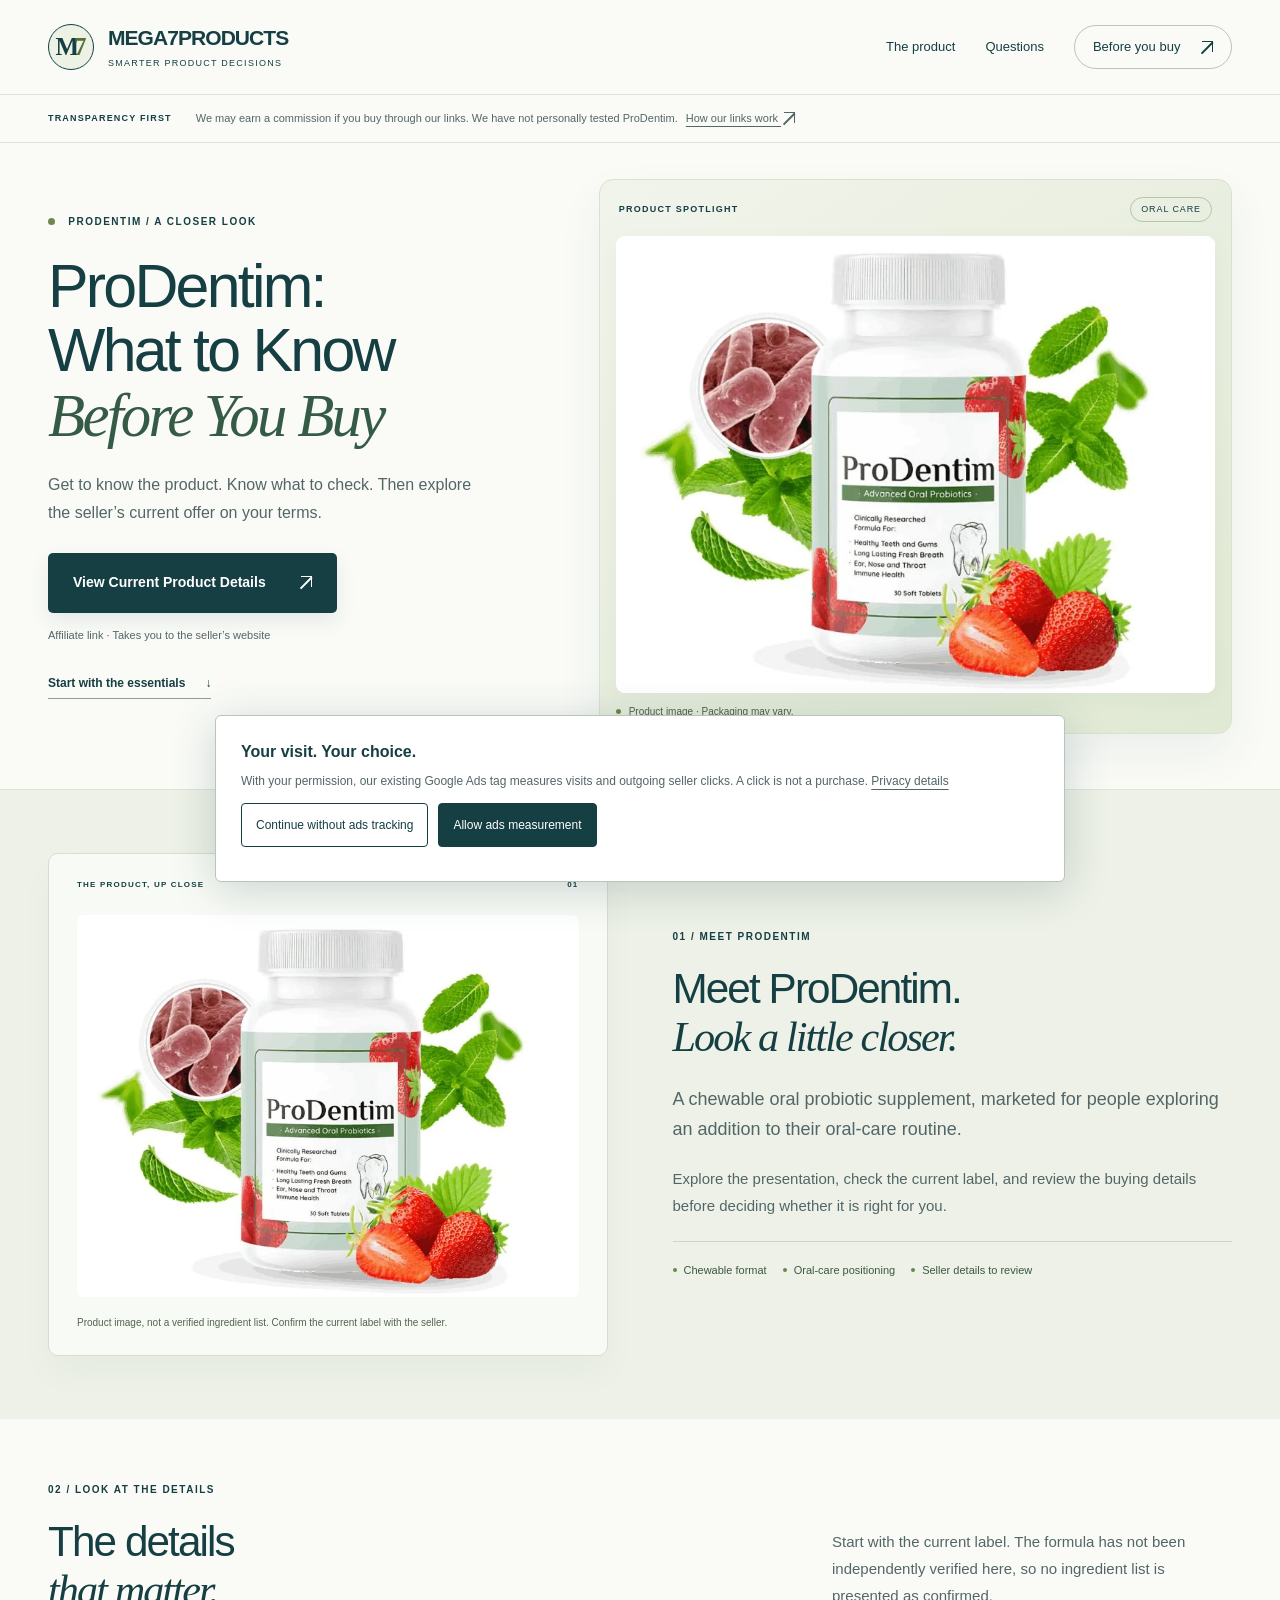
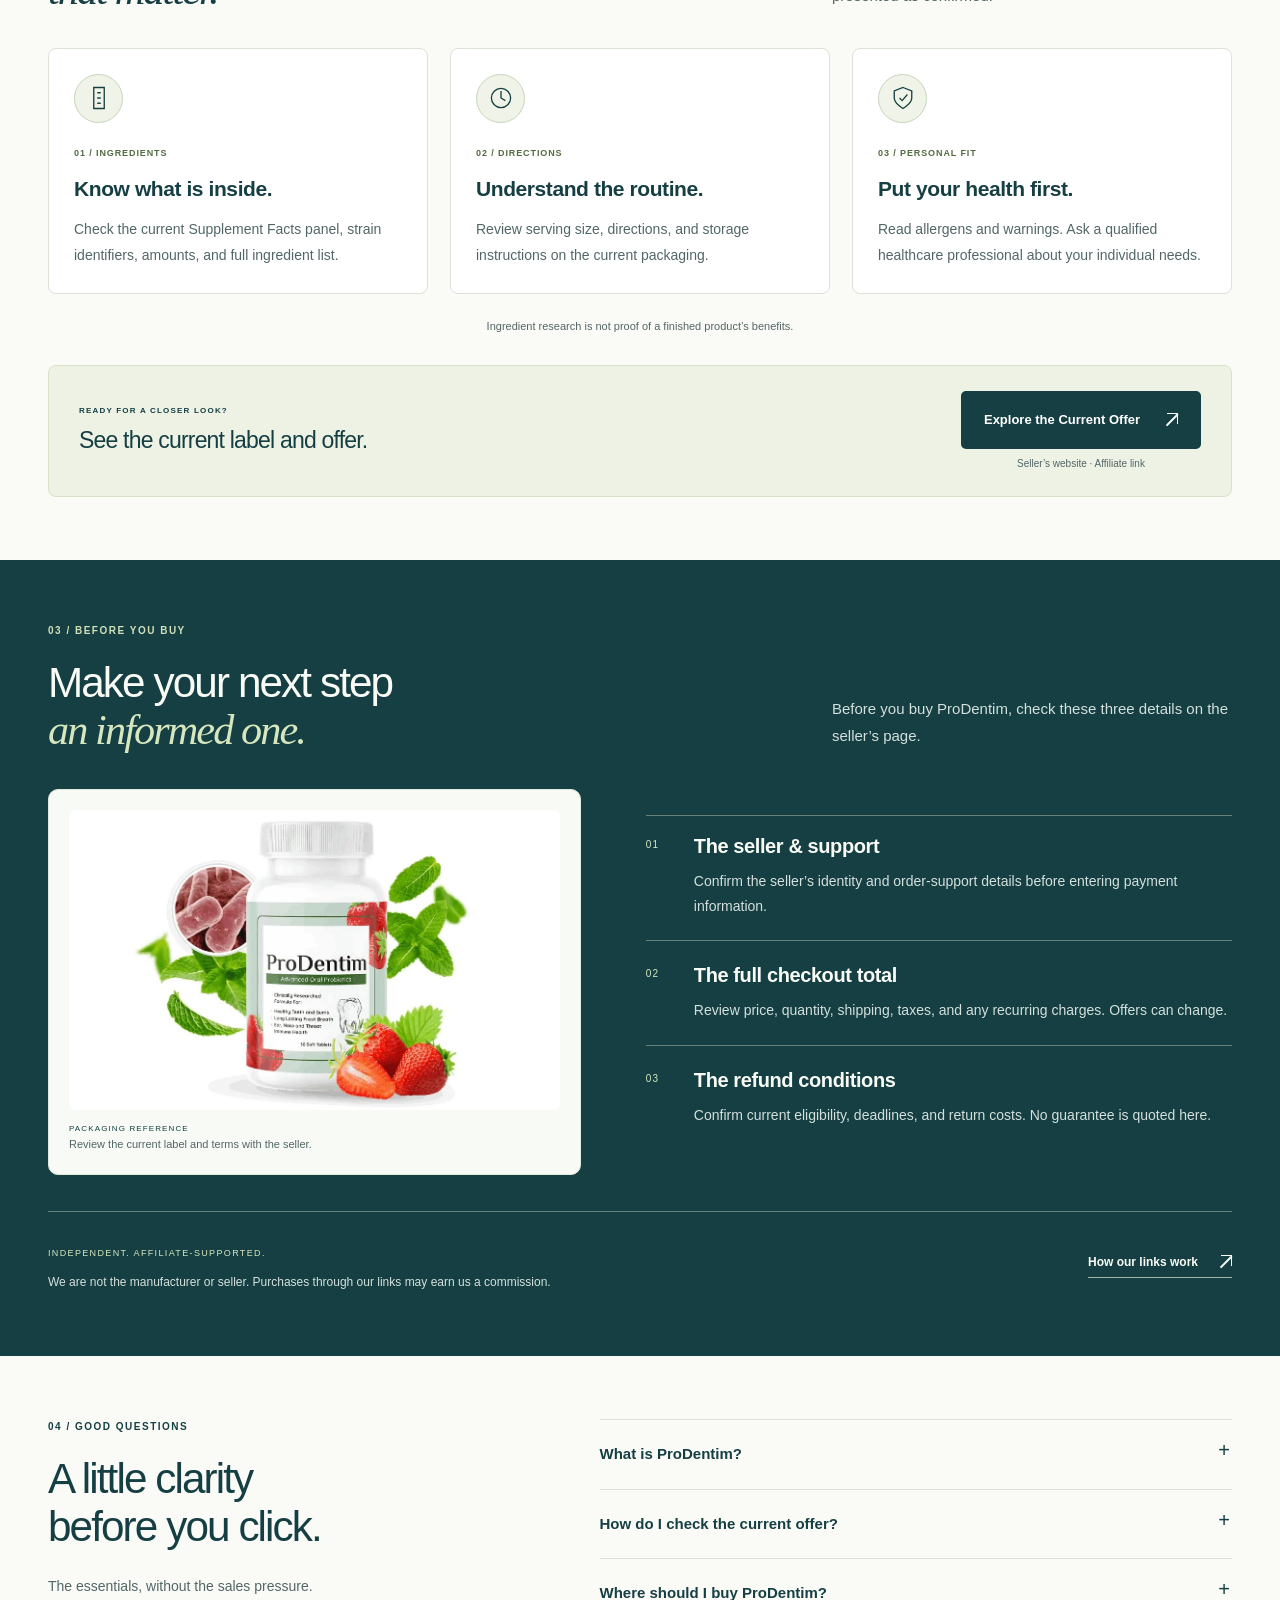
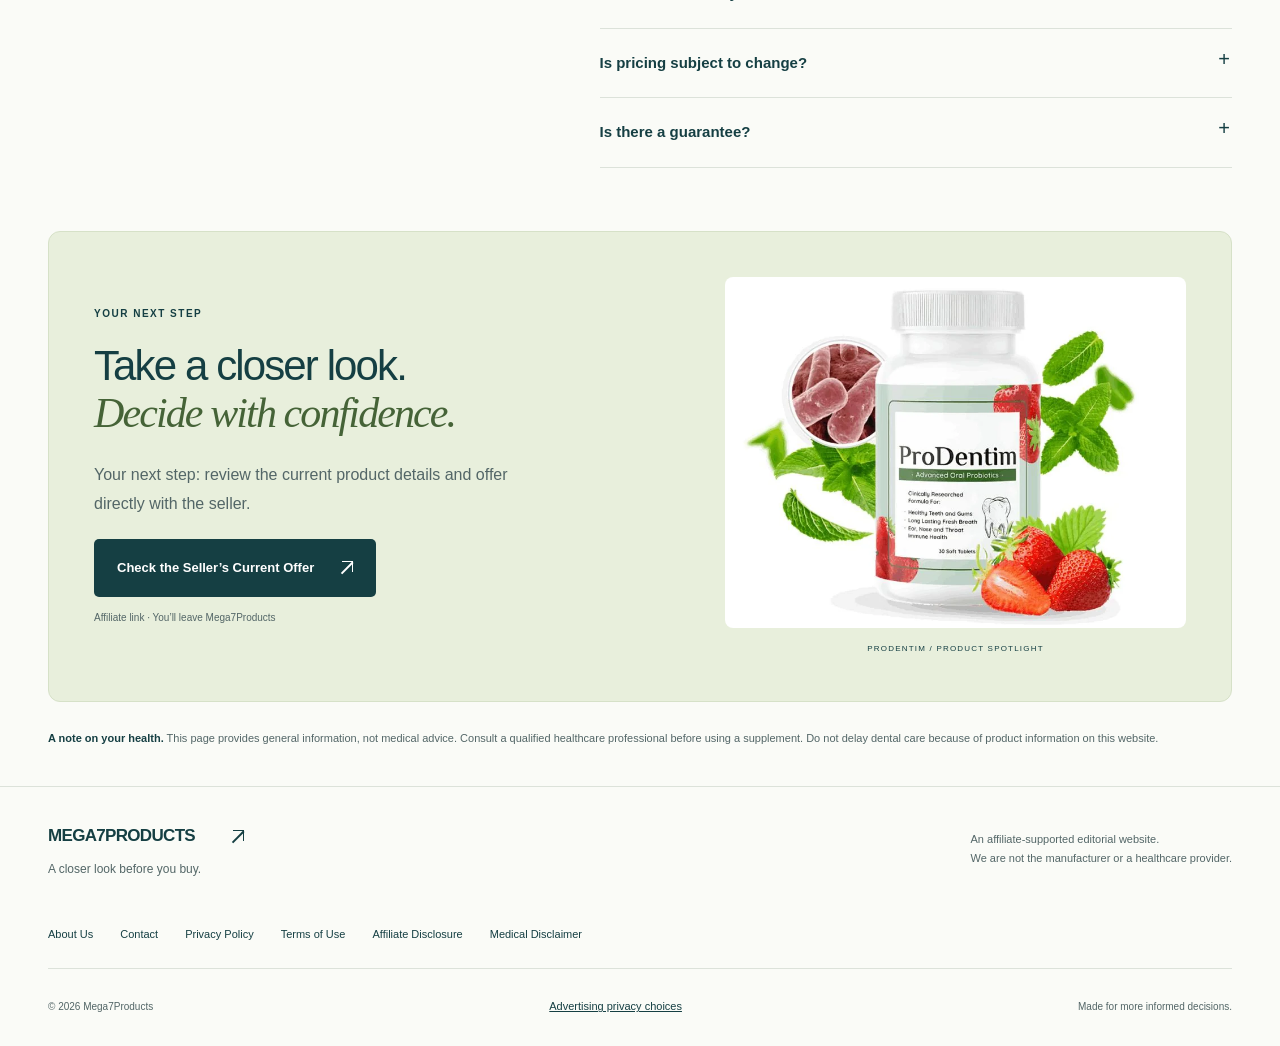
<file: prodentim/index.html>
<!DOCTYPE html>

<html lang="en-US">
<head>
<meta charset="utf-8">
<meta name="viewport" content="width=device-width, initial-scale=1">
<title>ProDentim: What to Know Before You Buy | Mega7Products
</title>
<meta name="description" content="Explore ProDentim, the product details to check, and the seller’s current offer. A clear, affiliate-supported guide from Mega7Products.">
<link rel="canonical" href="https://mega7products.com/prodentim/">
<meta name="robots" content="index, follow">
<meta property="og:type" content="website">
<meta property="og:title" content="ProDentim: What to Know Before You Buy | Mega7Products">
<meta property="og:description" content="Explore ProDentim, the product details to check, and the seller’s current offer. A clear, affiliate-supported guide from Mega7Products.">
<meta property="og:url" content="https://mega7products.com/prodentim/">
<meta property="og:locale" content="en_US">
<meta property="og:image" content="https://mega7products.com/assets/social-card.png">
<meta property="og:image:alt" content="Mega7Products — A closer look before you buy">
<link rel="icon" href="/assets/favicon.svg" type="image/svg+xml">
<link rel="stylesheet" href="/assets/site.css">
<link rel="stylesheet" href="/assets/hero.css">
<link rel="stylesheet" href="/assets/landing.css">
<link rel="stylesheet" href="/assets/conversion.css">
<script src="/assets/site.js" defer>
</script>
</head>
<body class="product-landing"><a class="skip" href="#main">Skip to content</a>
<header class="site-header">
<div class="wrap header-row"><a href="/" class="brand" aria-label="Mega7Products home"><span class="brand-symbol" aria-hidden="true">M<span>7</span></span><span>MEGA7<span class="brand-light">PRODUCTS</span><small>SMARTER PRODUCT DECISIONS</small></span></a>
<nav aria-label="Main navigation"><a href="#overview">The product</a><a href="#faq">Questions</a><a href="#checklist" class="nav-pill">Before you buy <span aria-hidden="true" class="arrow"></span></a>
</nav>
</div>
</header>
<div class="disclosure">
<div class="wrap"><span class="disclosure-label">TRANSPARENCY FIRST</span>
<p>We may earn a commission if you buy through our links. We have not personally tested ProDentim. <a href="/affiliate-disclosure/">How our links work <span aria-hidden="true" class="arrow"></span></a>
</p>
</div>
</div>
<main id="main" class="lp-main">
<section class="hero premium-hero wrap" aria-label="ProDentim buying guide">
<div class="hero-copy">
<p class="eyebrow"><span></span> PRODENTIM / A CLOSER LOOK
</p>
<h1>ProDentim:<br>What to Know<br><em>Before You Buy</em>
</h1>
<p class="lead">Get to know the product. Know what to check. Then explore the seller’s current offer on your terms.
</p><a class="button affiliate" data-placement="hero" href="https://prodentim24.com/text.php?aff=Saulohenri4" rel="sponsored noopener">View Current Product Details <span aria-hidden="true" class="arrow"></span></a>
<p class="micro">Affiliate link · Takes you to the seller’s website
</p><a class="quiet-link" href="#overview">Start with the essentials <span aria-hidden="true">↓</span></a>
</div>
<figure class="product-showcase">
  <div class="product-showcase-top"><span>PRODUCT SPOTLIGHT</span><span class="product-category">ORAL CARE</span></div>
  <div class="product-wordmark">ProDentim<span>A closer look before you buy.</span></div>
  <div class="product-image-stage"><picture><source srcset="/assets/prodentim-product.webp" type="image/webp"><img src="/assets/prodentim-product.jpg" width="815" height="621" alt="ProDentim bottle pictured with mint leaves and strawberries" fetchpriority="high" decoding="async"></picture></div>
  <figcaption><span class="product-caption-dot" aria-hidden="true"></span>Product image · Packaging may vary.</figcaption>
</figure>
</section>

<section class="lp-section lp-overview" id="overview" aria-labelledby="overview-title">
  <div class="wrap lp-split">
    <figure class="lp-product-photo">
      <div class="lp-photo-label"><span>THE PRODUCT, UP CLOSE</span><span aria-hidden="true">01</span></div>
      <picture><source srcset="/assets/prodentim-product.webp" type="image/webp"><img src="/assets/prodentim-product.jpg" width="815" height="621" alt="Front view of the ProDentim bottle in the existing product photograph" loading="lazy" decoding="async"></picture>
      <figcaption>Product image, not a verified ingredient list. Confirm the current label with the seller.</figcaption>
    </figure>
    <div class="lp-overview-copy">
      <p class="eyebrow">01 / MEET PRODENTIM</p>
      <h2 id="overview-title">Meet ProDentim.<br><em>Look a little closer.</em></h2>
      <p class="lp-lead">A chewable oral probiotic supplement, marketed for people exploring an addition to their oral-care routine.</p>
      <p>Explore the presentation, check the current label, and review the buying details before deciding whether it is right for you.</p>
      <ul class="lp-format-facts"><li>Chewable format</li><li>Oral-care positioning</li><li>Seller details to review</li></ul>
    </div>
  </div>
</section>
<section class="lp-section lp-highlights" id="highlights" aria-labelledby="highlights-title">
  <div class="wrap">
    <div class="lp-section-heading"><div><p class="eyebrow">02 / LOOK AT THE DETAILS</p><h2 id="highlights-title">The details<br><em>that matter.</em></h2></div><p>Start with the current label. The formula has not been independently verified here, so no ingredient list is presented as confirmed.</p></div>
    <div class="lp-highlight-grid">
      <article class="lp-highlight"><span class="lp-card-icon" aria-hidden="true"><svg viewBox="0 0 32 32" fill="none"><path d="M10 4h12v24H10zM14 10h4m-4 6h4m-4 6h4" stroke="currentColor" stroke-width="1.5"/></svg></span><p class="lp-card-number">01 / INGREDIENTS</p><h3>Know what is inside.</h3><p>Check the current Supplement Facts panel, strain identifiers, amounts, and full ingredient list.</p></article>
      <article class="lp-highlight"><span class="lp-card-icon" aria-hidden="true"><svg viewBox="0 0 32 32" fill="none"><circle cx="16" cy="16" r="11" stroke="currentColor" stroke-width="1.5"/><path d="M16 8v8l5 3" stroke="currentColor" stroke-width="1.5"/></svg></span><p class="lp-card-number">02 / DIRECTIONS</p><h3>Understand the routine.</h3><p>Review serving size, directions, and storage instructions on the current packaging.</p></article>
      <article class="lp-highlight"><span class="lp-card-icon" aria-hidden="true"><svg viewBox="0 0 32 32" fill="none"><path d="m16 4 10 4v8c0 6-10 12-10 12S6 22 6 16V8zM12 16l3 3 6-7" stroke="currentColor" stroke-width="1.5"/></svg></span><p class="lp-card-number">03 / PERSONAL FIT</p><h3>Put your health first.</h3><p>Read allergens and warnings. Ask a qualified healthcare professional about your individual needs.</p></article>
    </div>
    <p class="lp-evidence-line">Ingredient research is not proof of a finished product’s benefits.</p>
    <div class="lp-offer-break"><div><p class="eyebrow">READY FOR A CLOSER LOOK?</p><h3>See the current label and offer.</h3></div><div><a class="button affiliate" data-placement="details" href="https://prodentim24.com/text.php?aff=Saulohenri4" rel="sponsored noopener">Explore the Current Offer <span class="arrow" aria-hidden="true"></span></a><p class="micro">Seller’s website · Affiliate link</p></div></div>
  </div>
</section>
<section class="lp-section lp-buy" id="checklist" aria-labelledby="buy-title">
  <div class="wrap">
    <div class="lp-section-heading"><div><p class="eyebrow">03 / BEFORE YOU BUY</p><h2 id="buy-title">Make your next step<br><em>an informed one.</em></h2></div><p>Before you buy ProDentim, check these three details on the seller’s page.</p></div>
    <div class="lp-buy-review">
      <figure class="lp-label-reference"><picture><source srcset="/assets/prodentim-product.webp" type="image/webp"><img src="/assets/prodentim-product.jpg" width="815" height="621" alt="ProDentim front packaging to compare with the seller’s current product page" loading="lazy" decoding="async"></picture><figcaption>PACKAGING REFERENCE<br><span>Review the current label and terms with the seller.</span></figcaption></figure>
      <ol class="lp-buy-grid">
        <li><span aria-hidden="true">01</span><h3>The seller &amp; support</h3><p>Confirm the seller’s identity and order-support details before entering payment information.</p></li>
        <li><span aria-hidden="true">02</span><h3>The full checkout total</h3><p>Review price, quantity, shipping, taxes, and any recurring charges. Offers can change.</p></li>
        <li><span aria-hidden="true">03</span><h3>The refund conditions</h3><p>Confirm current eligibility, deadlines, and return costs. No guarantee is quoted here.</p></li>
      </ol>
    </div>
    <div class="lp-transparency"><div><span class="lp-transparency-label">INDEPENDENT. AFFILIATE-SUPPORTED.</span><p>We are not the manufacturer or seller. Purchases through our links may earn us a commission.</p></div><a class="quiet-link" href="/affiliate-disclosure/">How our links work <span class="arrow" aria-hidden="true"></span></a></div>
  </div>
</section>
<section class="lp-section lp-faq" id="faq" aria-labelledby="faq-title">
  <div class="wrap lp-faq-layout"><div><p class="eyebrow">04 / GOOD QUESTIONS</p><h2 id="faq-title">A little clarity<br>before you click.</h2><p>The essentials, without the sales pressure.</p></div><div class="lp-faq-items">
    <details><summary>What is ProDentim?</summary><p>It is marketed as a chewable oral probiotic supplement. Review the current product label and directions on the seller’s page.</p></details>
    <details><summary>How do I check the current offer?</summary><p>Use any of the three product buttons on this page. Each takes you to the same seller destination through our affiliate link.</p></details>
    <details><summary>Where should I buy ProDentim?</summary><p>Use the linked seller’s page to review the product and checkout terms. Mega7Products does not process orders or payments.</p></details>
    <details><summary>Is pricing subject to change?</summary><p>Yes. Confirm the live offer, shipping, taxes, and final total before paying.</p></details>
    <details><summary>Is there a guarantee?</summary><p>We have not verified a current guarantee. Check the seller’s complete refund policy, eligibility, and deadlines before ordering.</p></details>

  </div></div>
</section>
<section class="lp-section lp-close" aria-labelledby="close-title">
  <div class="wrap lp-close-panel"><div class="lp-close-copy"><p class="eyebrow">YOUR NEXT STEP</p><h2 id="close-title">Take a closer look.<br><em>Decide with confidence.</em></h2><p>Your next step: review the current product details and offer directly with the seller.</p><a class="button affiliate" data-placement="final" href="https://prodentim24.com/text.php?aff=Saulohenri4" rel="sponsored noopener">Check the Seller’s Current Offer <span class="arrow" aria-hidden="true"></span></a><p class="micro">Affiliate link · You’ll leave Mega7Products</p></div><div class="lp-close-visual"><img src="/assets/prodentim-product.webp" width="815" height="621" alt="ProDentim bottle with mint leaves and strawberries" loading="lazy" decoding="async"><span>PRODENTIM / PRODUCT SPOTLIGHT</span></div></div>
  <div class="wrap lp-health-note"><strong>A note on your health.</strong> This page provides general information, not medical advice. Consult a qualified healthcare professional before using a supplement. Do not delay dental care because of product information on this website.</div>
</section>
</main>
<footer class="footer">
<div class="wrap">
<div class="footer-top">
<div><a class="footer-brand" href="/">MEGA7PRODUCTS<span aria-hidden="true" class="arrow"></span></a>
<p>A closer look before you buy.
</p>
</div>
<p class="footer-note">An affiliate-supported editorial website.<br>We are not the manufacturer or a healthcare provider.
</p>
</div>
<nav aria-label="Footer navigation"><a href="/about/">About Us</a><a href="/contact/">Contact</a><a href="/privacy/">Privacy Policy</a><a href="/terms/">Terms of Use</a><a href="/affiliate-disclosure/">Affiliate Disclosure</a><a href="/medical-disclaimer/">Medical Disclaimer</a>
</nav>
<div class="footer-bottom"><span>© 2026 Mega7Products</span>
<button type="button" class="text-button" id="privacy-settings">Advertising privacy choices
</button><span>Made for more informed decisions.</span>
</div>
</div>
</footer>
<aside class="consent" id="consent" aria-label="Advertising privacy choices" hidden>
<div><strong>Your visit. Your choice.</strong>
<p>With your permission, our existing Google Ads tag measures visits and outgoing seller clicks. A click is not a purchase. <a href="/privacy/">Privacy details</a>
</p>
</div>
<div class="consent-actions">
<button type="button" id="decline-ads">Continue without ads tracking
</button>
<button type="button" id="accept-ads">Allow ads measurement
</button>
</div>
<p id="consent-status" role="status">
</p>
</aside>
</body>
</html>
</file>
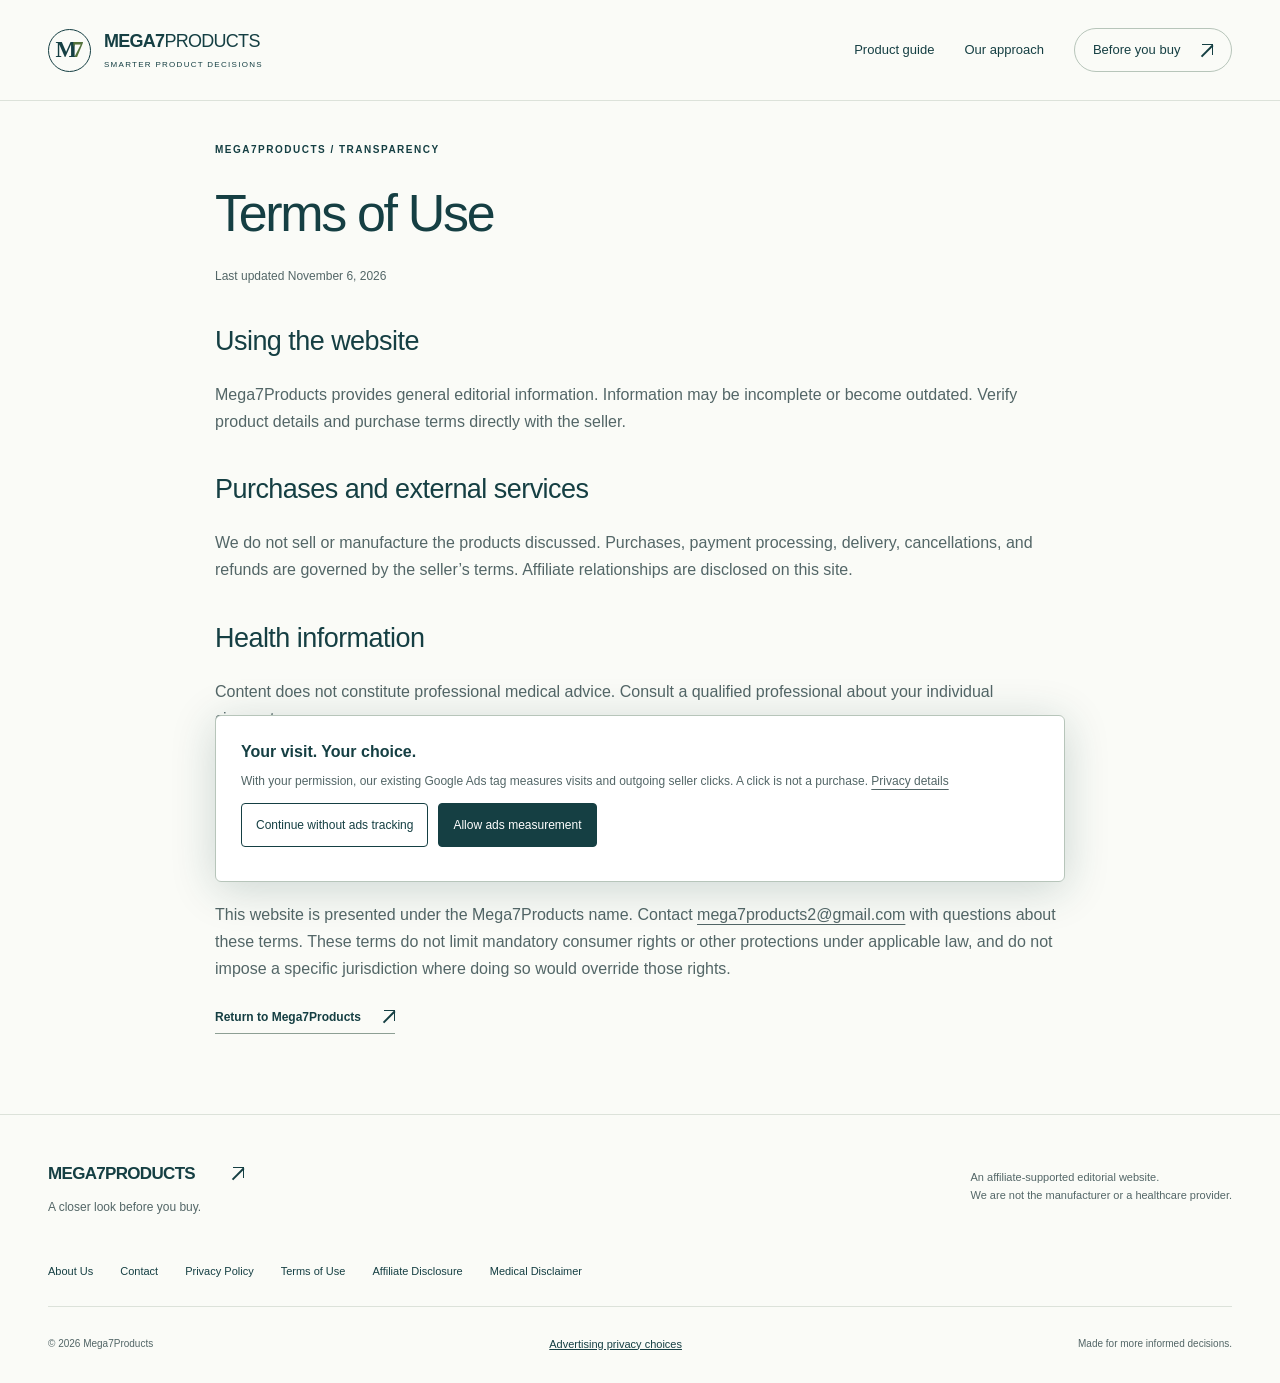
<file: terms/index.html>
<!DOCTYPE html>

<html lang="en-US">
<head>
<meta charset="utf-8">
<meta name="viewport" content="width=device-width, initial-scale=1">
<title>Terms of Use | Mega7Products
</title>
<meta name="description" content="Terms of Use for Mega7Products. Information about this website and how to contact Mega7Products.">
<link rel="canonical" href="https://mega7products.com/terms/">
<meta name="robots" content="index, follow">
<meta property="og:type" content="website">
<meta property="og:title" content="Terms of Use | Mega7Products">
<meta property="og:description" content="Terms of Use for Mega7Products. Information about this website and how to contact Mega7Products.">
<meta property="og:url" content="https://mega7products.com/terms/">
<meta property="og:locale" content="en_US">
<meta property="og:image" content="https://mega7products.com/assets/social-card.png">
<meta property="og:image:alt" content="Mega7Products — A closer look before you buy">
<link rel="icon" href="/assets/favicon.svg" type="image/svg+xml">
<link rel="stylesheet" href="/assets/site.css">
<script src="/assets/site.js" defer>
</script>
</head>
<body><a class="skip" href="#main">Skip to content</a>
<header class="site-header">
<div class="wrap header-row"><a href="/" class="brand" aria-label="Mega7Products home"><span class="brand-symbol" aria-hidden="true">M<span>7</span></span><span>MEGA7<span class="brand-light">PRODUCTS</span><small>SMARTER PRODUCT DECISIONS</small></span></a>
<nav aria-label="Main navigation"><a href="/prodentim/">Product guide</a><a href="/about/">Our approach</a><a href="/prodentim/#checklist" class="nav-pill">Before you buy <span aria-hidden="true" class="arrow"></span></a>
</nav>
</div>
</header>
<main id="main" class="wrap legal">
<p class="eyebrow">MEGA7PRODUCTS / TRANSPARENCY
</p>
<h1>Terms of Use
</h1>
<p class="small">Last updated November 6, 2026
</p>
<h2>Using the website
</h2>
<p>Mega7Products provides general editorial information. Information may be incomplete or become outdated. Verify product details and purchase terms directly with the seller.
</p>
<h2>Purchases and external services
</h2>
<p>We do not sell or manufacture the products discussed. Purchases, payment processing, delivery, cancellations, and refunds are governed by the seller’s terms. Affiliate relationships are disclosed on this site.
</p>
<h2>Health information
</h2>
<p>Content does not constitute professional medical advice. Consult a qualified professional about your individual circumstances.
</p>
<h2>Content and responsible use
</h2>
<p>Do not misuse this website, interfere with its operation, or reproduce protected content without permission. Nothing here excludes rights or liabilities that cannot lawfully be excluded.
</p>
<p>This website is presented under the Mega7Products name. Contact <a href="mailto:mega7products2@gmail.com">mega7products2@gmail.com</a> with questions about these terms. These terms do not limit mandatory consumer rights or other protections under applicable law, and do not impose a specific jurisdiction where doing so would override those rights.
</p><a class="quiet-link" href="/">Return to Mega7Products <span aria-hidden="true" class="arrow"></span></a>
</main>
<footer class="footer">
<div class="wrap">
<div class="footer-top">
<div><a class="footer-brand" href="/">MEGA7PRODUCTS<span aria-hidden="true" class="arrow"></span></a>
<p>A closer look before you buy.
</p>
</div>
<p class="footer-note">An affiliate-supported editorial website.<br>We are not the manufacturer or a healthcare provider.
</p>
</div>
<nav aria-label="Footer navigation"><a href="/about/">About Us</a><a href="/contact/">Contact</a><a href="/privacy/">Privacy Policy</a><a href="/terms/">Terms of Use</a><a href="/affiliate-disclosure/">Affiliate Disclosure</a><a href="/medical-disclaimer/">Medical Disclaimer</a>
</nav>
<div class="footer-bottom"><span>© 2026 Mega7Products</span>
<button type="button" class="text-button" id="privacy-settings">Advertising privacy choices
</button><span>Made for more informed decisions.</span>
</div>
</div>
</footer>
<aside class="consent" id="consent" aria-label="Advertising privacy choices" hidden>
<div><strong>Your visit. Your choice.</strong>
<p>With your permission, our existing Google Ads tag measures visits and outgoing seller clicks. A click is not a purchase. <a href="/privacy/">Privacy details</a>
</p>
</div>
<div class="consent-actions">
<button type="button" id="decline-ads">Continue without ads tracking
</button>
<button type="button" id="accept-ads">Allow ads measurement
</button>
</div>
<p id="consent-status" role="status">
</p>
</aside>
</body>
</html>
</file>
<file: assets/site.css>
:root{--ink:#153f43;--muted:#536667;--green:#d6e6be;--paper:#fafbf7;--line:#dce2da;--soft:#eff2e9}*{box-sizing:border-box}html{scroll-behavior:smooth;scroll-padding-top:28px}body{margin:0;background:var(--paper);color:var(--ink);font-family:Arial,Helvetica,sans-serif;font-size:16px;line-height:1.7}a{color:inherit;text-underline-offset:4px}button{font:inherit;cursor:pointer}button,a,summary{-webkit-tap-highlight-color:transparent}button:focus-visible,a:focus-visible,summary:focus-visible{outline:3px solid #827221;outline-offset:5px}button:disabled{opacity:.5}h1,h2,h3,p{margin-top:0}h1,h2{line-height:1.08;letter-spacing:-.045em;font-weight:500}h1{font-size:clamp(44px,5.1vw,72px);margin-bottom:25px}h2{font-size:clamp(34px,3.5vw,47px);margin-bottom:25px}h3{font-size:19px;line-height:1.35;letter-spacing:-.02em}em{font-family:Georgia,'Times New Roman',serif;font-weight:400}p{color:var(--muted);margin-bottom:20px}.wrap{max-width:1216px;margin:0 auto;width:calc(100% - 96px)}.skip{position:absolute;left:12px;top:-100px;z-index:20;background:white;padding:12px}.skip:focus{top:12px}.site-header{background:var(--paper);border-bottom:1px solid var(--line)}.header-row{display:flex;justify-content:space-between;align-items:center;min-height:100px;gap:25px}.brand{display:flex;align-items:center;gap:13px;text-decoration:none;font-size:18px;font-weight:800;letter-spacing:-.04em;line-height:1.2}.brand small{display:block;font-size:8px;letter-spacing:.16em;margin-top:7px;font-weight:500}.brand-light{font-weight:400}.brand-symbol{display:flex;align-items:center;justify-content:center;border:1px solid var(--ink);border-radius:50%;width:43px;height:43px;font-family:Georgia,serif;font-size:23px;letter-spacing:-5px;padding-right:5px}.brand-symbol span{color:#54723b}.header-row nav{display:flex;align-items:center;gap:30px;font-size:13px}.header-row nav a{text-decoration:none}.header-row nav a:hover{text-decoration:underline}.nav-pill{border:1px solid #b7c5ba;border-radius:30px;padding:10px 18px}.nav-pill span{margin-left:15px}.disclosure{border-bottom:1px solid var(--line)}.disclosure .wrap{display:flex;gap:24px;align-items:center;padding-top:14px;padding-bottom:14px}.disclosure-label{font-size:9px;font-weight:bold;letter-spacing:.13em;white-space:nowrap}.disclosure p{font-size:11px;margin:0}.disclosure p a{margin-left:5px}.hero{display:grid;grid-template-columns:1.15fr 1fr;gap:64px;align-items:center;padding-top:70px;padding-bottom:65px}.eyebrow{font-size:10px;font-weight:700;letter-spacing:.15em;color:var(--ink);margin-bottom:27px}.eyebrow>span{display:inline-block;background:#6b8850;width:7px;height:7px;border-radius:50%;margin-right:9px}.lead{font-size:17px;max-width:480px;line-height:1.75}.button{display:inline-flex;align-items:center;justify-content:space-between;gap:25px;background:var(--ink);color:white;min-height:54px;padding:15px 23px;text-decoration:none;font-size:13px;font-weight:600;border-radius:5px;transition:background .18s,transform .18s}.button:hover{background:#24575a;transform:translateY(-2px)}.button span{font-size:20px}.micro{font-size:10px;margin:12px 0 22px}.quiet-link{font-size:12px;font-weight:bold;text-decoration:none;display:inline-flex;align-items:center;gap:20px;border-bottom:1px solid #8d9f94;padding-bottom:5px}.editorial-art{background:#e7eddd;min-height:480px;position:relative;overflow:hidden;padding:25px 24px;display:flex;flex-direction:column;justify-content:space-between;border-radius:3px}.art-top,.art-bottom{display:flex;justify-content:space-between;font-size:8px;font-weight:bold;letter-spacing:.14em;z-index:1}.art-bottom{align-items:center}.art-bottom>span:last-child{font-size:29px}.orbit{position:absolute;width:370px;height:370px;border:1px solid #bccab2;border-radius:50%;top:70px;left:18%}.orbit:before,.orbit:after{content:"";position:absolute;border:1px solid #bccab2;border-radius:50%;inset:28px}.orbit:after{inset:60px}.brief-card{position:relative;transform:rotate(-7deg);margin:30px auto;width:80%;background:#fafbf5;padding:30px 28px 22px;box-shadow:12px 18px 0 #aec4a340,0 20px 45px #173c3b15;border:1px solid #d4dcce}.brief-mark{font-family:Georgia,serif;font-size:19px;display:flex;align-items:center;justify-content:space-between}.brief-mark span{font-family:Arial,sans-serif;font-size:7px;letter-spacing:.1em}.brief-title{font-size:45px;line-height:1.15;letter-spacing:-.04em;color:var(--ink);margin:32px 0 22px}.brief-title span{display:block;font-family:Georgia,serif;font-size:31px;font-style:italic}.brief-rule{height:1px;background:#b9c6b5;margin-bottom:20px}.brief-card>p:not(.brief-title){font-size:12px;line-height:1.7}.brief-bottom{display:flex;justify-content:space-between;font-size:6px;letter-spacing:.1em;align-items:center;margin-top:26px}.brief-bottom span:last-child{font-size:24px}.principles{border-top:1px solid var(--line);border-bottom:1px solid var(--line);display:flex;justify-content:space-between;gap:20px;padding:22px 0;font-size:12px}.principles b{color:#567348;margin-right:12px;font-size:10px}.article-layout{display:grid;grid-template-columns:230px 1fr;gap:80px;padding-top:85px}.contents{align-self:start;position:sticky;top:30px}.contents nav{display:flex;flex-direction:column;gap:15px}.contents nav a{font-size:12px;text-decoration:none}.contents nav a:hover{text-decoration:underline}.contents>p:last-child{font-size:10px;margin-top:35px}.article section{padding-bottom:55px;margin-bottom:55px;border-bottom:1px solid var(--line)}.article .eyebrow{margin-bottom:22px}.article p{font-size:15px}.article .section-intro{font-size:18px}.two-cards{display:grid;grid-template-columns:1fr 1fr;gap:18px;margin-top:28px}.info-card{border:1px solid var(--line);padding:25px;border-radius:5px}.info-card p{font-size:13px;margin-bottom:0}.line-icon{font-size:27px;display:block;margin-bottom:20px}.evidence-note{background:var(--soft);padding:25px;display:flex;gap:20px;margin:30px 0;border-left:2px solid #6b8850}.evidence-note p{margin:0}.note-number{border:1px solid #849b73;border-radius:50%;height:24px;width:24px;flex-shrink:0;text-align:center;font-family:Georgia,serif;font-size:16px;line-height:22px}.article p.source-note{font-size:11px}.checklist{list-style:none;counter-reset:step;padding:0}.checklist li{counter-increment:step;display:flex;gap:25px;border-bottom:1px solid var(--line);padding:22px 0}.checklist li:before{content:"0" counter(step);font-size:12px;color:#587549;flex:0 0 25px;padding-top:4px}.checklist h3{margin-bottom:7px}.checklist p{margin:0}.small,.article p.small{font-size:12px}.checklist-section>p.small{margin-top:25px}details{border-bottom:1px solid var(--line)}summary{cursor:pointer;position:relative;padding:21px 30px 21px 0;font-size:15px;list-style:none;font-weight:600}summary::-webkit-details-marker{display:none}summary:after{content:"+";position:absolute;right:2px;font-size:20px;font-weight:400;top:15px}details[open] summary:after{content:"−"}details p{padding-right:25px}.medical-note{padding-bottom:50px}.medical-note h2{font-family:Arial,sans-serif;font-size:19px;font-weight:600;letter-spacing:0}.medical-note p{font-size:12px}.final-panel{background:var(--ink);color:white;padding:45px 48px;margin-top:35px;margin-bottom:80px;display:flex;align-items:center;justify-content:space-between;gap:40px;border-radius:5px}.final-panel .eyebrow{color:var(--green)}.final-panel h2{font-size:40px;margin-bottom:18px}.final-panel p{color:#d4e0dc;max-width:440px;font-size:14px;margin-bottom:0}.final-panel .button{background:var(--green);color:var(--ink)}.final-panel p.micro{font-size:10px;margin-top:12px}.footer{border-top:1px solid var(--line);padding:45px 0 25px}.footer-top{display:flex;justify-content:space-between;gap:25px}.footer-brand{font-size:17px;font-weight:bold;text-decoration:none;letter-spacing:-.04em}.footer-brand span{margin-left:35px}.footer-top p{font-size:12px;margin-top:8px}.footer-top .footer-note{font-size:11px}.footer nav{display:flex;flex-wrap:wrap;gap:12px 27px;border-bottom:1px solid var(--line);padding:25px 0}.footer nav a{font-size:11px;text-decoration:none}.footer nav a:hover{text-decoration:underline}.footer-bottom{display:flex;justify-content:space-between;align-items:center;gap:20px;font-size:10px;margin-top:23px;color:var(--muted)}.text-button{padding:5px 0;border:0;background:none;color:var(--ink);font-size:11px;text-decoration:underline}.consent{position:fixed;bottom:18px;left:24px;right:24px;max-width:850px;margin:auto;background:white;border:1px solid #b7c5ba;border-radius:6px;box-shadow:0 7px 45px #153f4333;padding:22px 25px;z-index:10}.consent[hidden]{display:none}.consent p{font-size:12px;margin:5px 0 12px}.consent-actions{display:flex;gap:10px;flex-wrap:wrap}.consent button{border:1px solid var(--ink);border-radius:4px;padding:10px 14px;color:var(--ink);background:white;font-size:12px;min-height:44px}.consent #accept-ads{color:white;background:var(--ink)}.consent #consent-status:empty{display:none}.home-hero{padding-top:95px;padding-bottom:75px}.home-hero h1{font-size:clamp(48px,6.5vw,88px)}.home-hero .lead{max-width:570px}.home-feature{display:grid;grid-template-columns:1fr 1fr;border-top:1px solid var(--line);padding-top:35px;gap:60px;align-items:center}.feature-copy{padding:25px 0}.home-feature h2{font-size:55px}.home-feature .editorial-art{min-height:430px}.home-values{padding-top:90px;padding-bottom:85px}.value-grid{display:grid;grid-template-columns:repeat(3,1fr);gap:35px;margin-top:35px}.value-grid article{border-top:1px solid #9bad9c;padding-top:20px}.value-grid span{font-size:9px;letter-spacing:.13em}.value-grid h3{margin-top:22px}.value-grid p{font-size:14px}.legal{max-width:850px;padding-top:40px;padding-bottom:80px}.legal h1{font-size:52px}.legal h2{font-size:27px;margin-top:40px;letter-spacing:-.02em}.draft-banner{background:#fff1d4;border:1px solid #d7b968;padding:16px;color:#5c4611;font-size:13px;margin-bottom:40px}
@media(min-width:1500px){.hero{gap:85px}}@media(max-width:1000px){.wrap{width:calc(100% - 48px)}.hero{gap:32px}.header-row nav{gap:20px}.editorial-art{min-height:430px}.brief-card{padding:23px 20px;width:90%}.brief-title{font-size:39px}.article-layout{gap:40px;grid-template-columns:175px 1fr}.final-panel{padding:35px}.final-panel .button{font-size:11px;gap:12px}.final-panel h2{font-size:35px}}@media(max-width:700px){.wrap{width:calc(100% - 40px)}.header-row{min-height:85px;flex-wrap:wrap;gap:14px;padding:20px 0}.brand{font-size:16px}.header-row nav{width:100%;justify-content:space-between;gap:10px;font-size:12px}.nav-pill{padding:7px 12px}.disclosure .wrap{display:block}.disclosure-label{display:block;margin-bottom:5px}.disclosure p{font-size:10px}.hero{grid-template-columns:1fr;padding-top:40px;padding-bottom:35px;gap:35px}.eyebrow{font-size:9px;margin-bottom:22px}.hero h1{font-size:clamp(41px,10.8vw,64px)}.lead{font-size:16px}.hero .button{font-size:12px;padding:14px 18px}.editorial-art{min-height:420px;max-width:470px;width:100%;margin:auto}.brief-card{max-width:290px;width:80%}.brief-title{font-size:42px}.principles{flex-direction:column;gap:8px;padding:20px 0}.article-layout{display:block;padding-top:45px}.contents{position:static;border-bottom:1px solid var(--line);margin-bottom:40px;padding-bottom:25px}.contents nav{display:grid;grid-template-columns:1fr 1fr;gap:12px}.contents>p:last-child{margin-top:20px;margin-bottom:0}.article section{padding-bottom:35px;margin-bottom:35px}.two-cards{grid-template-columns:1fr}.article p{font-size:14px}.evidence-note{padding:20px;gap:14px}.checklist li{gap:12px}.final-panel{padding:30px 24px;display:block;margin-top:0;margin-bottom:45px}.final-panel .button{margin-top:25px;font-size:12px}.final-panel h2{font-size:36px}.footer-top{display:block}.footer nav{gap:18px}.footer-bottom{align-items:flex-start;flex-direction:column;gap:10px}.home-hero{padding-top:50px;padding-bottom:45px}.home-hero h1{font-size:clamp(44px,11vw,70px)}.home-feature{grid-template-columns:1fr;gap:20px}.home-feature h2{font-size:45px}.home-values{padding-top:50px;padding-bottom:40px}.value-grid{grid-template-columns:1fr;gap:20px}.legal h1{font-size:40px;overflow-wrap:anywhere}.consent{left:10px;right:10px;bottom:10px;padding:18px;max-height:85vh;overflow:auto}.consent-actions{display:grid;grid-template-columns:1fr}.consent button{font-size:11px}}@media(prefers-reduced-motion:reduce){html{scroll-behavior:auto}*,*:before,*:after{transition:none!important;animation:none!important}}
.arrow{display:inline-block;position:relative;width:14px;height:14px;flex:0 0 14px;vertical-align:middle}.arrow:before{content:"";position:absolute;width:10px;height:10px;right:0;top:0;border-top:1.5px solid currentColor;border-right:1.5px solid currentColor}.arrow:after{content:"";position:absolute;width:16px;height:1.5px;right:-2px;top:6px;background:currentColor;transform:rotate(-45deg)}

/* Original editorial identity, with the existing product photo replacing the illustrated card. */
.product-showcase{margin:0;min-width:0;background:#e7eddd;border:1px solid #d8e2cd;border-radius:3px;padding:24px 24px 18px;overflow:hidden}.product-showcase-top{display:flex;align-items:center;justify-content:space-between;gap:12px;font-size:8px;font-weight:700;letter-spacing:.14em}.product-category{font-weight:400}.product-wordmark{font-family:Georgia,'Times New Roman',serif;font-size:30px;color:var(--ink);line-height:1.2;letter-spacing:-.04em;padding:18px 0 15px}.product-wordmark span{display:none}.product-image-stage{background:white;border:1px solid #dce2da;border-radius:3px;overflow:hidden}.product-image-stage img{display:block;width:100%;height:auto;max-height:390px;aspect-ratio:815/621;object-fit:contain}.product-showcase>figcaption{font-size:9px;line-height:1.6;color:#536667;display:flex;align-items:center;gap:8px;padding-top:14px}.product-caption-dot{width:5px;height:5px;flex:0 0 5px;border-radius:50%;background:#6b8850}.home-hero{display:grid;grid-template-columns:1fr 1fr;gap:60px;align-items:center;padding-top:45px;padding-bottom:45px}.home-hero h1{font-size:clamp(48px,4.8vw,68px)}.home-hero .lead{font-size:17px}.hero{padding-top:45px;padding-bottom:45px}.home-feature{display:block;padding-top:28px}.home-feature .feature-copy{display:grid;grid-template-columns:1fr 1fr;column-gap:40px;align-items:center}.home-feature .eyebrow{grid-column:1/-1;margin-bottom:12px}.home-feature h2{grid-row:2/4;font-size:40px;margin-bottom:0}.home-feature .quiet-link{justify-self:start}
@media(max-width:1000px) and (min-width:701px){.home-hero{gap:30px}.home-hero h1{font-size:48px}.product-showcase{padding:18px}.product-wordmark{font-size:26px}}
@media(max-width:700px){.home-hero{grid-template-columns:1fr;gap:35px;padding-top:40px;padding-bottom:35px}.home-hero h1{font-size:clamp(44px,11vw,70px)}.product-showcase{max-width:470px;width:100%;margin:auto;padding:22px 20px 17px}.product-image-stage img{max-height:none}.home-feature .feature-copy{display:block}.home-feature h2{font-size:45px;margin-bottom:20px}.hero{padding-top:40px;padding-bottom:35px}}
</file>
<file: assets/hero.css>
/* Premium refinement of the existing hero; no tracking or application behavior changes. */
.header-row{min-height:94px}.brand{font-size:21px;gap:14px;letter-spacing:-.045em}.brand-light{font-weight:600}.brand small{font-size:9px;letter-spacing:.14em;margin-top:8px}.brand-symbol{width:46px;height:46px;font-size:25px;background:#edf2e5}.header-row nav{font-size:13px}
.premium-hero{grid-template-columns:1fr 1.2fr;gap:44px;padding-top:36px;padding-bottom:36px;align-items:center}.premium-hero h1{font-size:clamp(48px,4.75vw,68px);line-height:1.06;letter-spacing:-.045em;margin-bottom:23px}.premium-hero h1 em{color:#355a46}.premium-hero .eyebrow{margin-bottom:24px;font-size:10px}.premium-hero .lead{max-width:440px;font-size:16px;line-height:1.75;margin-bottom:26px}.premium-hero .button{min-height:60px;padding:16px 25px;font-size:14px;background:#153f43;box-shadow:0 8px 20px #153f4318;gap:32px}.premium-hero .button:hover{background:#24575a}.premium-hero .micro{font-size:11px;margin:13px 0 23px}.premium-hero .quiet-link{font-size:12px}.premium-hero .product-showcase{padding:19px 19px 14px;background:linear-gradient(145deg,#f1f4eb,#e0e9d3);border:1px solid #d8e2cc;border-radius:14px;box-shadow:0 20px 45px #153f4310;position:relative}.premium-hero .product-showcase-top{padding:1px 3px 14px;font-size:9px}.premium-hero .product-wordmark{display:none}.premium-hero .product-image-stage{border:0;border-radius:9px;background:white;box-shadow:0 6px 22px #153f4309}.premium-hero picture{display:block}.premium-hero .product-image-stage img{width:100%;height:auto;max-height:none;aspect-ratio:815/621;object-fit:contain}.premium-hero figcaption{padding-top:11px;font-size:10px;color:#4c604b}.premium-hero .product-category{border:1px solid #b5c6a6;border-radius:20px;padding:4px 10px;letter-spacing:.1em}
@media(min-width:1600px){.premium-hero{padding-top:50px;padding-bottom:50px;gap:50px}.premium-hero h1{font-size:70px}}
@media(min-width:701px) and (max-width:1000px){.premium-hero{gap:28px;grid-template-columns:1fr 1.1fr}.premium-hero h1{font-size:47px}.premium-hero .button{font-size:12px;padding:14px 18px;gap:18px}.premium-hero .lead{font-size:15px}.brand{font-size:18px}.header-row nav{gap:17px}.premium-hero .product-showcase{padding:15px}}
@media(max-width:700px){.header-row{padding:17px 0;gap:16px;min-height:0}.brand{font-size:20px;gap:12px}.brand-symbol{width:42px;height:42px;font-size:24px}.brand small{font-size:8px;letter-spacing:.14em}.header-row nav{font-size:12px}.nav-pill{min-height:40px;display:inline-flex;align-items:center}.disclosure .wrap{padding-top:11px;padding-bottom:11px}.disclosure p{font-size:11px;line-height:1.6}.premium-hero{display:grid;grid-template-columns:minmax(0,1fr);gap:0;padding-top:26px;padding-bottom:30px}.premium-hero .hero-copy{display:contents}.premium-hero .eyebrow{grid-row:1;font-size:8px;letter-spacing:.12em;margin-bottom:15px}.premium-hero h1{grid-row:2;font-size:clamp(40px,10.55vw,47px);line-height:1.06;margin-bottom:22px}.premium-hero .product-showcase{grid-row:3;max-width:100%;padding:10px 10px 8px;margin:0 0 20px;box-shadow:0 10px 28px #153f430d;border-radius:10px}.premium-hero .product-showcase-top{font-size:8px;padding:1px 2px 8px}.premium-hero .product-category{padding:2px 7px}.premium-hero .product-image-stage img{max-height:255px;object-fit:contain}.premium-hero .product-image-stage{border-radius:5px}.premium-hero figcaption{font-size:9px;padding-top:7px}.premium-hero .button{grid-row:4;width:100%;min-height:58px;justify-content:center;gap:25px;font-size:14px;padding:15px 17px}.premium-hero .micro{grid-row:5;text-align:center;font-size:10px;margin:10px 0 18px}.premium-hero .lead{grid-row:6;font-size:15px;line-height:1.7;margin:0 0 17px;max-width:100%}.premium-hero .quiet-link{grid-row:7;justify-self:start;min-height:36px;align-items:center}.premium-hero .product-showcase picture{width:100%}}
</file>
<file: assets/landing.css>
/* One continuous, six-section product landing page. Shared privacy/tracking is unchanged. */
.lp-main{overflow:clip}.product-landing .premium-hero{padding-bottom:55px}.lp-section{padding:76px 0}.lp-section p{font-size:15px;line-height:1.8}.lp-section h2{font-size:clamp(36px,3.3vw,48px);line-height:1.12;margin-bottom:24px}.lp-section .eyebrow{font-size:10px;line-height:1.6;letter-spacing:.15em;margin-bottom:20px}.lp-section .lp-lead{font-size:18px;line-height:1.7}.lp-split{display:grid;grid-template-columns:1fr 1fr;align-items:center;gap:85px}.lp-overview{background:#edf1e7;border-top:1px solid #dde5d3}.lp-product-photo{margin:0;padding:24px 28px;background:#f8faf5;border:1px solid #d6dfcb;border-radius:10px;box-shadow:0 18px 35px #153f4308}.lp-photo-label{display:flex;justify-content:space-between;font-size:8px;letter-spacing:.15em;font-weight:bold;margin-bottom:24px}.lp-product-photo img{display:block;width:100%;height:auto;max-width:404px;margin:auto;border-radius:6px;aspect-ratio:404/316;object-fit:contain}.lp-product-photo figcaption{font-size:10px;color:#52644d;line-height:1.6;margin-top:18px}.lp-inline-note{display:flex;gap:14px;align-items:flex-start;border-top:1px solid #cbd6bf;margin-top:25px;padding-top:20px}.lp-inline-note p{font-size:12px;margin:0}.lp-note-mark{width:22px;height:22px;border:1px solid #7e9670;border-radius:50%;flex:0 0 22px;text-align:center;line-height:20px;font-family:Georgia,serif}.lp-section-heading{display:flex;justify-content:space-between;align-items:flex-end;gap:70px;margin-bottom:35px}.lp-section-heading h2{margin-bottom:0}.lp-section-heading>p{max-width:400px;margin-bottom:4px}.lp-highlight-grid{display:grid;grid-template-columns:repeat(3,1fr);gap:22px}.lp-highlight{padding:30px 28px;background:white;border:1px solid #dbe2d6;border-radius:8px}.lp-card-icon{display:flex;align-items:center;justify-content:center;width:49px;height:49px;border:1px solid #c7d4b9;border-radius:50%;background:#f0f4e8;margin-bottom:28px}.lp-card-icon svg{width:28px;height:28px}.lp-highlight .lp-card-number{font-size:9px;font-weight:bold;letter-spacing:.1em;color:#526c42;margin-bottom:14px}.lp-highlight h3{font-size:21px;margin-bottom:14px}.lp-highlight p:last-child{font-size:14px;margin-bottom:0}.lp-evidence-line{text-align:center;font-size:11px!important;padding-top:23px;margin-bottom:0}.lp-buy{background:#153f43;color:#f9fbf5}.lp-buy .eyebrow{color:#cfe0b8}.lp-buy h2 em{color:#d6e6be}.lp-buy p{color:#d4e0dc}.lp-buy-grid{display:grid;grid-template-columns:repeat(3,1fr);gap:36px;list-style:none;padding:0;margin:43px 0 35px}.lp-buy-grid li{padding-top:23px;border-top:1px solid #68827a}.lp-buy-grid li>span{display:block;color:#d6e6be;font-size:12px;letter-spacing:.12em;margin-bottom:21px}.lp-buy-grid h3{font-size:21px;margin-bottom:13px}.lp-buy-grid p{font-size:14px;margin:0}.lp-transparency{display:flex;align-items:center;justify-content:space-between;gap:35px;border-top:1px solid #68827a;padding-top:25px}.lp-transparency-label{font-size:9px;letter-spacing:.15em;color:#d6e6be}.lp-transparency p{font-size:12px;max-width:700px;margin:8px 0 0}.lp-transparency .quiet-link{white-space:nowrap;border-color:#a4b5a4}.lp-faq-layout{display:grid;grid-template-columns:1fr 1.3fr;gap:85px}.lp-faq-layout>div:first-child>p:last-child{font-size:14px;max-width:280px}.lp-faq-items{border-top:1px solid #dce2da}.lp-faq-items summary{font-size:15px;padding-top:23px;padding-bottom:23px;line-height:1.5}.lp-faq-items details p{font-size:14px;padding-right:25px}.lp-close{padding-top:0;padding-bottom:42px}.lp-close-panel{display:grid;grid-template-columns:1.25fr 1fr;align-items:center;gap:55px;background:#e8efdc;border:1px solid #d6e1c8;border-radius:12px;padding:45px}.lp-close h2{font-size:42px}.lp-close h2 em{color:#456337}.lp-close-copy>p:not(.eyebrow):not(.micro){max-width:465px;font-size:16px}.lp-close .button{font-size:13px;min-height:58px;gap:25px}.lp-close p.micro{font-size:10px;margin:12px 0 0}.lp-close-visual{align-self:center;text-align:center}.lp-close-visual img{display:block;width:100%;height:auto;aspect-ratio:815/621;background:white;border-radius:8px}.lp-close-visual>span{display:block;font-size:8px;letter-spacing:.15em;margin-top:14px}.lp-health-note{font-size:11px;color:#536667;line-height:1.8;margin-top:27px}.lp-health-note strong{color:#153f43}.product-landing .footer{padding-top:35px}
@media(max-width:1000px){.lp-section{padding:55px 0}.lp-split{gap:40px}.lp-section-heading{gap:40px}.lp-section-heading>p{max-width:310px;font-size:14px}.lp-highlight{padding:25px 20px}.lp-highlight h3{font-size:19px}.lp-faq-layout{gap:40px}.lp-close-panel{padding:32px;gap:30px}.lp-close h2{font-size:35px}.lp-close .button{font-size:12px;padding:14px 18px;gap:15px}}
@media(max-width:700px){.product-landing .premium-hero{padding-bottom:34px}.lp-section{padding:42px 0}.lp-section h2{font-size:35px;line-height:1.13;margin-bottom:21px}.lp-section .eyebrow{font-size:9px;margin-bottom:17px}.lp-section p{font-size:14px;line-height:1.75}.lp-section .lp-lead{font-size:16px}.lp-split{display:flex;flex-direction:column-reverse;gap:25px;align-items:stretch}.lp-product-photo{padding:20px;max-width:440px;width:100%;margin:auto}.lp-product-photo img{max-width:320px}.lp-photo-label{margin-bottom:16px}.lp-inline-note{margin-top:20px;padding-top:18px}.lp-inline-note p{font-size:12px}.lp-section-heading{display:block;margin-bottom:26px}.lp-section-heading h2{margin-bottom:20px}.lp-section-heading>p{max-width:none}.lp-highlight-grid{grid-template-columns:1fr;gap:14px}.lp-highlight{display:grid;grid-template-columns:43px 1fr;column-gap:16px;padding:23px 20px}.lp-card-icon{grid-row:1/4;width:43px;height:43px;margin:0}.lp-highlight .lp-card-number{font-size:8px;margin-bottom:9px}.lp-highlight h3{font-size:20px;margin-bottom:10px}.lp-highlight p:last-child{font-size:13px}.lp-evidence-line{text-align:left;padding-top:18px}.lp-buy-grid{grid-template-columns:1fr;gap:23px;margin:25px 0}.lp-buy-grid li{display:grid;grid-template-columns:32px 1fr;column-gap:14px;padding-top:20px}.lp-buy-grid li>span{grid-row:1/3;margin:4px 0 0;font-size:11px}.lp-buy-grid h3{font-size:20px;margin-bottom:9px}.lp-buy-grid p{font-size:13px}.lp-transparency{display:block;padding-top:22px}.lp-transparency-label{font-size:8px}.lp-transparency p{font-size:12px;margin-bottom:17px}.lp-transparency .quiet-link{min-height:36px;align-items:center}.lp-faq-layout{display:block}.lp-faq-layout>div:first-child>p:last-child{max-width:none;margin-bottom:24px}.lp-faq-items summary{font-size:14px;padding:20px 24px 20px 0}.lp-faq-items details p{font-size:13px}.lp-close{padding-top:0;padding-bottom:30px}.lp-close-panel{display:flex;flex-direction:column-reverse;padding:25px 22px;gap:23px}.lp-close-visual{width:100%}.lp-close-visual img{max-height:225px;object-fit:contain}.lp-close h2{font-size:33px}.lp-close-copy>p:not(.eyebrow):not(.micro){font-size:14px}.lp-close .button{width:100%;gap:15px;justify-content:center;font-size:12px;min-height:58px}.lp-close .micro{text-align:center}.lp-health-note{font-size:10px;margin-top:22px}.product-landing .footer{padding-top:30px}}
</file>
<file: assets/conversion.css>
/* 2.1: incremental image distribution, concise reading and one contextual CTA. */
.product-landing .premium-hero{grid-template-columns:1fr 1.25fr}.premium-hero .product-showcase{padding:16px 16px 13px}.lp-section{padding-top:63px;padding-bottom:63px}.lp-section .lp-lead{font-size:18px}.lp-product-photo picture{display:block;background:white;border-radius:7px;overflow:hidden}.lp-product-photo img{max-width:none;aspect-ratio:815/621}.lp-overview .lp-split{gap:65px}.lp-format-facts{display:flex;flex-wrap:wrap;gap:10px 16px;list-style:none;padding:19px 0 0;margin:22px 0 0;border-top:1px solid #cbd6bf}.lp-format-facts li{font-size:11px;color:#3b593f;display:flex;align-items:center;gap:7px}.lp-format-facts li:before{content:"";width:4px;height:4px;background:#65874c;border-radius:50%}.lp-highlight{padding:25px}.lp-highlight p:last-child{font-size:14px}.lp-card-icon{margin-bottom:22px}.lp-offer-break{display:flex;align-items:center;justify-content:space-between;gap:35px;margin-top:28px;padding:25px 30px;border:1px solid #d6e1c8;background:#edf2e5;border-radius:8px}.lp-offer-break .eyebrow{font-size:8px;margin-bottom:7px}.lp-offer-break h3{margin:0;font-size:23px;font-weight:500;letter-spacing:-.035em}.lp-offer-break .button{min-height:58px;font-size:13px;gap:24px}.lp-offer-break p.micro{font-size:10px;margin:8px 0 0;text-align:center;line-height:1.4}.lp-buy-review{display:grid;grid-template-columns:1fr 1.1fr;align-items:center;gap:65px;margin:36px 0}.lp-label-reference{margin:0;position:relative;background:#f8faf5;border:1px solid #e2e9dc;border-radius:10px;padding:20px;color:#153f43}.lp-label-reference picture{display:block;background:white;border-radius:6px;overflow:hidden}.lp-label-reference img{display:block;width:100%;height:auto;aspect-ratio:815/621;max-height:300px;object-fit:contain}.lp-label-reference figcaption{font-size:8px;letter-spacing:.14em;line-height:1.6;padding-top:13px}.lp-label-reference figcaption span{font-size:11px;letter-spacing:0;color:#536667}.lp-buy-review .lp-buy-grid{display:block;margin:0}.lp-buy-review .lp-buy-grid li{display:grid;grid-template-columns:30px 1fr;gap:0 18px;padding:21px 0}.lp-buy-review .lp-buy-grid li:first-child{padding-top:17px}.lp-buy-review .lp-buy-grid li>span{grid-row:1/3;font-size:10px;margin:3px 0 0}.lp-buy-review .lp-buy-grid h3{font-size:20px;margin-bottom:9px}.lp-buy-review .lp-buy-grid p{font-size:14px}.lp-faq-layout{gap:65px}.lp-section.lp-close{padding-top:0;padding-bottom:38px}
@media(max-width:1000px) and (min-width:701px){.lp-overview .lp-split,.lp-buy-review{gap:30px}.lp-offer-break{padding:23px;gap:25px}.lp-offer-break h3{font-size:21px}.lp-buy-review .lp-buy-grid p{font-size:13px}}
@media(max-width:700px){.product-landing .premium-hero{grid-template-columns:minmax(0,1fr)}.premium-hero .product-showcase{padding:10px 10px 8px}.lp-section{padding:37px 0}.lp-overview .lp-split{gap:24px}.lp-section .lp-lead{font-size:16px}.lp-product-photo{padding:17px}.lp-format-facts{gap:9px 13px;margin-top:18px;padding-top:16px}.lp-format-facts li{font-size:10px}.lp-highlight{padding:21px 18px}.lp-highlight p:last-child{font-size:13px}.lp-card-icon{margin:0}.lp-offer-break{display:block;padding:23px 19px;margin-top:24px}.lp-offer-break h3{font-size:23px;margin-bottom:20px}.lp-offer-break .button{width:100%;justify-content:center;font-size:13px;gap:17px;min-height:58px}.lp-buy-review{grid-template-columns:1fr;gap:23px;margin:24px 0}.lp-label-reference{padding:16px}.lp-label-reference img{max-height:220px}.lp-buy-review .lp-buy-grid{margin:0}.lp-buy-review .lp-buy-grid li{gap:0 13px;padding:20px 0}.lp-buy-review .lp-buy-grid h3{font-size:19px}.lp-buy-review .lp-buy-grid p{font-size:13px}.lp-faq-layout{gap:0}.lp-section.lp-close{padding-top:0;padding-bottom:28px}}
</file>
